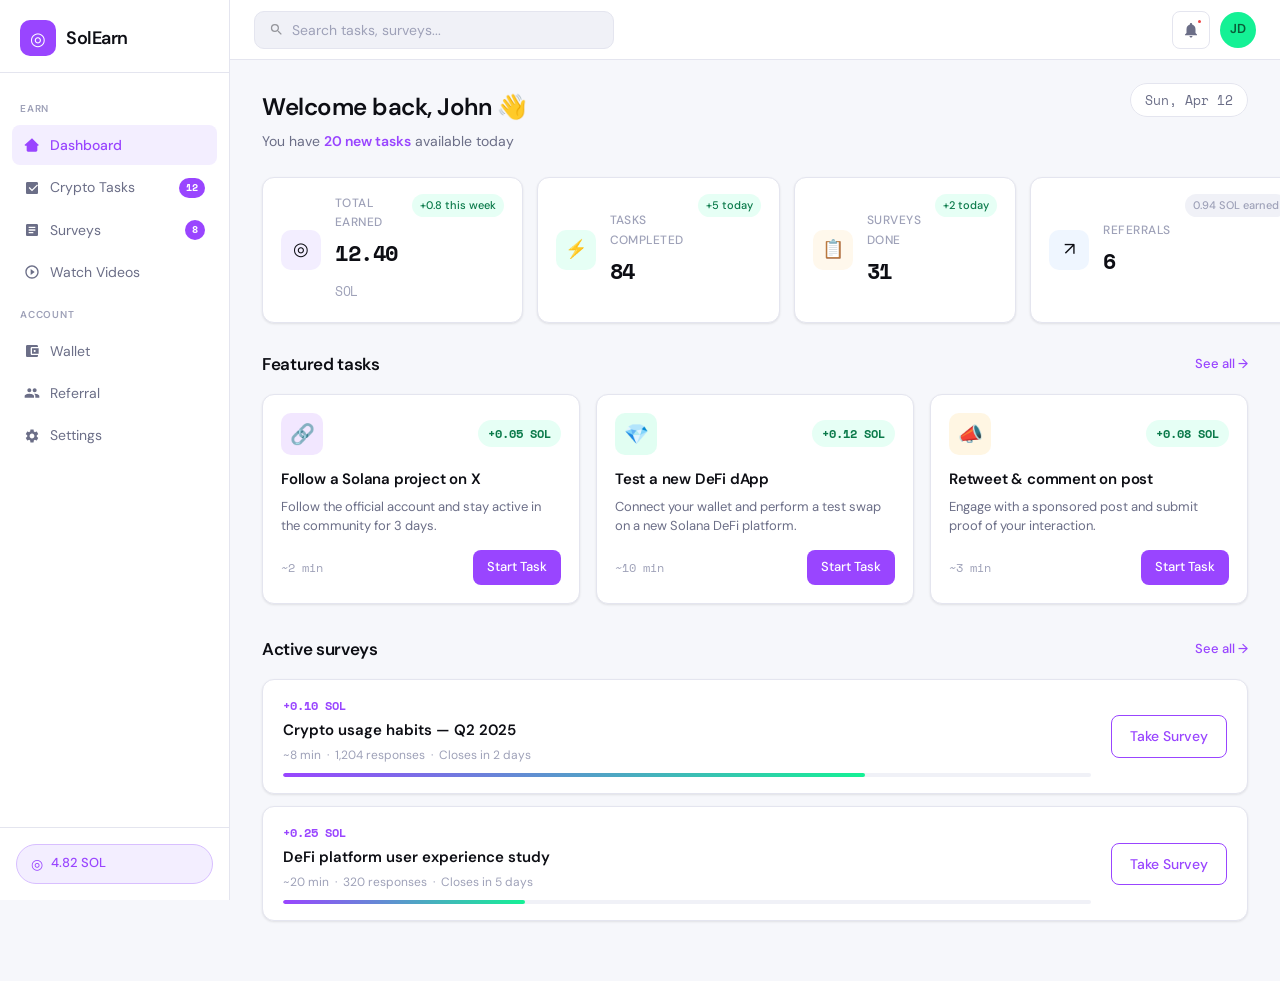
<file: index.html>
<!DOCTYPE html>
<html lang="en">
<head>
  <meta charset="UTF-8" />
  <meta name="viewport" content="width=device-width, initial-scale=1.0"/>
  <title>SolEarn — Earn SOL for Crypto Tasks</title>
  <link rel="preconnect" href="https://fonts.googleapis.com">
  <link href="https://fonts.googleapis.com/css2?family=DM+Sans:wght@300;400;500;600&family=Space+Mono:wght@400;700&display=swap" rel="stylesheet">
  <link rel="stylesheet" href="css/style.css"/>
</head>
<body>

  <!-- SIDEBAR -->
  <aside class="sidebar" id="sidebar">
    <div class="sidebar-logo">
      <div class="logo-mark">◎</div>
      <span class="logo-text">SolEarn</span>
    </div>
    <nav class="sidebar-nav">
      <div class="nav-group-label">Earn</div>
      <a href="index.html" class="nav-item active">
        <svg width="16" height="16" viewBox="0 0 24 24" fill="currentColor"><path d="M3 13h1v7c0 1.1.9 2 2 2h12c1.1 0 2-.9 2-2v-7h1c.55 0 .99-.45.99-1s-.44-1-.99-1L12 2 2 11c-.55 0-1 .45-1 1s.45 1 1 1z"/></svg>
        Dashboard
      </a>
      <a href="tasks.html" class="nav-item">
        <svg width="16" height="16" viewBox="0 0 24 24" fill="currentColor"><path d="M19 3H5c-1.1 0-2 .9-2 2v14c0 1.1.9 2 2 2h14c1.1 0 2-.9 2-2V5c0-1.1-.9-2-2-2zm-7 14l-5-5 1.41-1.41L12 14.17l7.59-7.59L21 8l-9 9z"/></svg>
        Crypto Tasks
        <span class="nav-badge">12</span>
      </a>
      <a href="surveys.html" class="nav-item">
        <svg width="16" height="16" viewBox="0 0 24 24" fill="currentColor"><path d="M19 3H5c-1.1 0-2 .9-2 2v14c0 1.1.9 2 2 2h14c1.1 0 2-.9 2-2V5c0-1.1-.9-2-2-2zm-5 14H7v-2h7v2zm3-4H7v-2h10v2zm0-4H7V7h10v2z"/></svg>
        Surveys
        <span class="nav-badge">8</span>
      </a>
      <a href="videos.html" class="nav-item">
        <svg width="16" height="16" viewBox="0 0 24 24" fill="currentColor"><path d="M10 16.5l6-4.5-6-4.5v9zM12 2C6.48 2 2 6.48 2 12s4.48 10 10 10 10-4.48 10-10S17.52 2 12 2zm0 18c-4.41 0-8-3.59-8-8s3.59-8 8-8 8 3.59 8 8-3.59 8-8 8z"/></svg>
        Watch Videos
      </a>
      <div class="nav-group-label">Account</div>
      <a href="wallet.html" class="nav-item">
        <svg width="16" height="16" viewBox="0 0 24 24" fill="currentColor"><path d="M21 18v1c0 1.1-.9 2-2 2H5c-1.11 0-2-.9-2-2V5c0-1.1.89-2 2-2h14c1.1 0 2 .9 2 2v1h-9c-1.11 0-2 .9-2 2v8c0 1.1.89 2 2 2h9zm-9-2h10V8H12v8zm4-2.5c-.83 0-1.5-.67-1.5-1.5s.67-1.5 1.5-1.5 1.5.67 1.5 1.5-.67 1.5-1.5 1.5z"/></svg>
        Wallet
      </a>
      <a href="referral.html" class="nav-item">
        <svg width="16" height="16" viewBox="0 0 24 24" fill="currentColor"><path d="M16 11c1.66 0 2.99-1.34 2.99-3S17.66 5 16 5c-1.66 0-3 1.34-3 3s1.34 3 3 3zm-8 0c1.66 0 2.99-1.34 2.99-3S9.66 5 8 5C6.34 5 5 6.34 5 8s1.34 3 3 3zm0 2c-2.33 0-7 1.17-7 3.5V19h14v-2.5c0-2.33-4.67-3.5-7-3.5zm8 0c-.29 0-.62.02-.97.05 1.16.84 1.97 1.97 1.97 3.45V19h6v-2.5c0-2.33-4.67-3.5-7-3.5z"/></svg>
        Referral
      </a>
      <a href="#" class="nav-item">
        <svg width="16" height="16" viewBox="0 0 24 24" fill="currentColor"><path d="M19.14 12.94c.04-.3.06-.61.06-.94 0-.32-.02-.64-.07-.94l2.03-1.58c.18-.14.23-.41.12-.61l-1.92-3.32c-.12-.22-.37-.29-.59-.22l-2.39.96c-.5-.38-1.03-.7-1.62-.94l-.36-2.54c-.04-.24-.24-.41-.48-.41h-3.84c-.24 0-.43.17-.47.41l-.36 2.54c-.59.24-1.13.57-1.62.94l-2.39-.96c-.22-.08-.47 0-.59.22L2.74 8.87c-.12.21-.08.47.12.61l2.03 1.58c-.05.3-.09.63-.09.94s.02.64.07.94l-2.03 1.58c-.18.14-.23.41-.12.61l1.92 3.32c.12.22.37.29.59.22l2.39-.96c.5.38 1.03.7 1.62.94l.36 2.54c.05.24.24.41.48.41h3.84c.24 0 .44-.17.47-.41l.36-2.54c.59-.24 1.13-.56 1.62-.94l2.39.96c.22.08.47 0 .59-.22l1.92-3.32c.12-.22.07-.47-.12-.61l-2.01-1.58zM12 15.6c-1.98 0-3.6-1.62-3.6-3.6s1.62-3.6 3.6-3.6 3.6 1.62 3.6 3.6-1.62 3.6-3.6 3.6z"/></svg>
        Settings
      </a>
    </nav>
    <div class="sidebar-bottom">
      <div class="sol-balance-pill">
        <span class="sol-icon">◎</span>
        <span class="sol-amount">4.82 SOL</span>
      </div>
    </div>
  </aside>

  <!-- TOPBAR -->
  <header class="topbar">
    <button class="menu-toggle" onclick="document.getElementById('sidebar').classList.toggle('open')">
      <svg width="20" height="20" viewBox="0 0 24 24" fill="currentColor"><path d="M3 18h18v-2H3v2zm0-5h18v-2H3v2zm0-7v2h18V6H3z"/></svg>
    </button>
    <div class="topbar-search">
      <svg width="15" height="15" viewBox="0 0 24 24" fill="currentColor" style="opacity:0.4"><path d="M15.5 14h-.79l-.28-.27A6.471 6.471 0 0 0 16 9.5 6.5 6.5 0 1 0 9.5 16c1.61 0 3.09-.59 4.23-1.57l.27.28v.79l5 4.99L20.49 19l-4.99-5zm-6 0C7.01 14 5 11.99 5 9.5S7.01 5 9.5 5 14 7.01 14 9.5 11.99 14 9.5 14z"/></svg>
      <input type="text" placeholder="Search tasks, surveys..."/>
    </div>
    <div class="topbar-right">
      <button class="notif-btn">
        <svg width="18" height="18" viewBox="0 0 24 24" fill="currentColor"><path d="M12 22c1.1 0 2-.9 2-2h-4c0 1.1.9 2 2 2zm6-6v-5c0-3.07-1.64-5.64-4.5-6.32V4c0-.83-.67-1.5-1.5-1.5s-1.5.67-1.5 1.5v.68C7.63 5.36 6 7.92 6 11v5l-2 2v1h16v-1l-2-2z"/></svg>
        <span class="notif-dot"></span>
      </button>
      <div class="user-avatar" onclick="window.location='settings.html'">JD</div>
    </div>
  </header>

  <!-- MAIN CONTENT -->
  <main class="main-content">

    <div class="page-header">
      <div>
        <h1 class="page-title">Welcome back, John 👋</h1>
        <p class="page-subtitle">You have <strong>20 new tasks</strong> available today</p>
      </div>
      <div class="header-actions">
        <span class="date-chip">Sun, Apr 12</span>
      </div>
    </div>

    <!-- STATS -->
    <div class="stats-grid">
      <div class="stat-card">
        <div class="stat-icon purple">◎</div>
        <div class="stat-body">
          <div class="stat-label">Total Earned</div>
          <div class="stat-value">12.40 <span class="stat-unit">SOL</span></div>
        </div>
        <div class="stat-trend up">+0.8 this week</div>
      </div>
      <div class="stat-card">
        <div class="stat-icon green">⚡</div>
        <div class="stat-body">
          <div class="stat-label">Tasks Completed</div>
          <div class="stat-value">84</div>
        </div>
        <div class="stat-trend up">+5 today</div>
      </div>
      <div class="stat-card">
        <div class="stat-icon amber">📋</div>
        <div class="stat-body">
          <div class="stat-label">Surveys Done</div>
          <div class="stat-value">31</div>
        </div>
        <div class="stat-trend up">+2 today</div>
      </div>
      <div class="stat-card">
        <div class="stat-icon blue">↗</div>
        <div class="stat-body">
          <div class="stat-label">Referrals</div>
          <div class="stat-value">6</div>
        </div>
        <div class="stat-trend neutral">0.94 SOL earned</div>
      </div>
    </div>

    <!-- FEATURED TASKS -->
    <section class="section">
      <div class="section-header">
        <h2 class="section-title">Featured tasks</h2>
        <a href="tasks.html" class="see-all">See all →</a>
      </div>
      <div class="cards-grid">
        <div class="task-card">
          <div class="task-card-top">
            <div class="task-ico" style="background:#9945FF20">🔗</div>
            <span class="reward-pill green">+0.05 SOL</span>
          </div>
          <h3 class="task-name">Follow a Solana project on X</h3>
          <p class="task-desc">Follow the official account and stay active in the community for 3 days.</p>
          <div class="task-footer">
            <span class="task-meta">~2 min</span>
            <a href="tasks.html" class="btn-primary btn-sm">Start Task</a>
          </div>
        </div>
        <div class="task-card">
          <div class="task-card-top">
            <div class="task-ico" style="background:#14F19520">💎</div>
            <span class="reward-pill green">+0.12 SOL</span>
          </div>
          <h3 class="task-name">Test a new DeFi dApp</h3>
          <p class="task-desc">Connect your wallet and perform a test swap on a new Solana DeFi platform.</p>
          <div class="task-footer">
            <span class="task-meta">~10 min</span>
            <a href="tasks.html" class="btn-primary btn-sm">Start Task</a>
          </div>
        </div>
        <div class="task-card">
          <div class="task-card-top">
            <div class="task-ico" style="background:#FFB52220">📣</div>
            <span class="reward-pill green">+0.08 SOL</span>
          </div>
          <h3 class="task-name">Retweet & comment on post</h3>
          <p class="task-desc">Engage with a sponsored post and submit proof of your interaction.</p>
          <div class="task-footer">
            <span class="task-meta">~3 min</span>
            <a href="tasks.html" class="btn-primary btn-sm">Start Task</a>
          </div>
        </div>
      </div>
    </section>

    <!-- ACTIVE SURVEYS -->
    <section class="section">
      <div class="section-header">
        <h2 class="section-title">Active surveys</h2>
        <a href="surveys.html" class="see-all">See all →</a>
      </div>
      <div class="survey-list">
        <div class="survey-row">
          <div class="survey-info">
            <div class="survey-reward">+0.10 SOL</div>
            <div class="survey-title">Crypto usage habits — Q2 2025</div>
            <div class="survey-meta">~8 min &nbsp;·&nbsp; 1,204 responses &nbsp;·&nbsp; Closes in 2 days</div>
            <div class="progress-wrap"><div class="progress-fill" style="width:72%"></div></div>
          </div>
          <a href="surveys.html" class="btn-outline">Take Survey</a>
        </div>
        <div class="survey-row">
          <div class="survey-info">
            <div class="survey-reward">+0.25 SOL</div>
            <div class="survey-title">DeFi platform user experience study</div>
            <div class="survey-meta">~20 min &nbsp;·&nbsp; 320 responses &nbsp;·&nbsp; Closes in 5 days</div>
            <div class="progress-wrap"><div class="progress-fill" style="width:30%"></div></div>
          </div>
          <a href="surveys.html" class="btn-outline">Take Survey</a>
        </div>
      </div>
    </section>

  </main>

  <script src="js/app.js"></script>
</body>
</html>
</file>
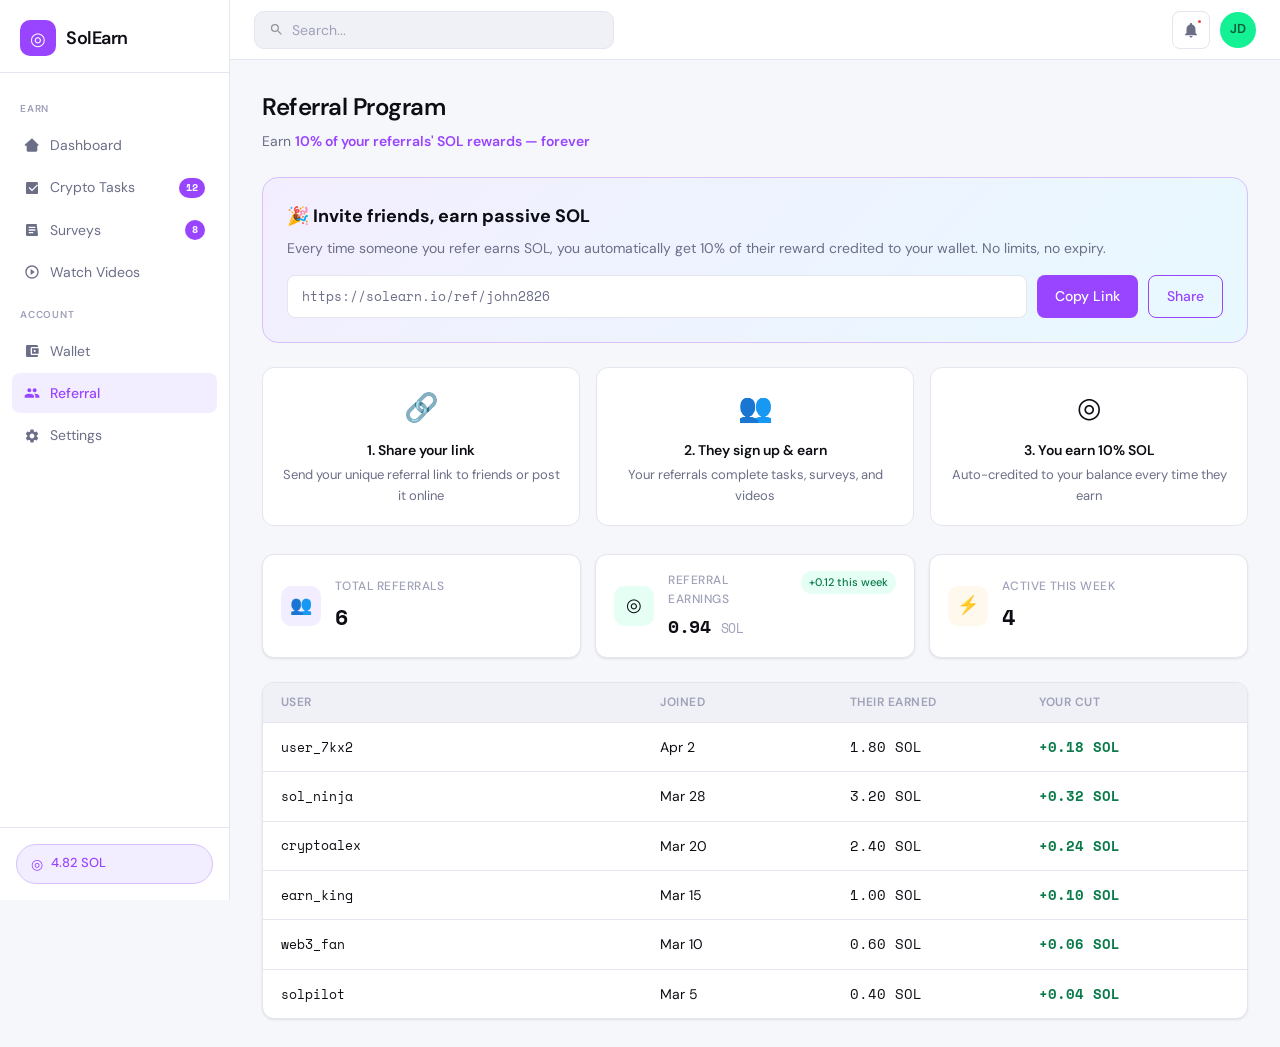
<file: referral.html>
<!DOCTYPE html>
<html lang="en">
<head>
  <meta charset="UTF-8"/>
  <meta name="viewport" content="width=device-width, initial-scale=1.0"/>
  <title>Referral — SolEarn</title>
  <link rel="preconnect" href="https://fonts.googleapis.com">
  <link href="https://fonts.googleapis.com/css2?family=DM+Sans:wght@300;400;500;600&family=Space+Mono:wght@400;700&display=swap" rel="stylesheet">
  <link rel="stylesheet" href="css/style.css"/>
</head>
<body>
  <aside class="sidebar" id="sidebar">
    <div class="sidebar-logo"><div class="logo-mark">◎</div><span class="logo-text">SolEarn</span></div>
    <nav class="sidebar-nav">
      <div class="nav-group-label">Earn</div>
      <a href="index.html" class="nav-item"><svg width="16" height="16" viewBox="0 0 24 24" fill="currentColor"><path d="M3 13h1v7c0 1.1.9 2 2 2h12c1.1 0 2-.9 2-2v-7h1c.55 0 .99-.45.99-1s-.44-1-.99-1L12 2 2 11c-.55 0-1 .45-1 1s.45 1 1 1z"/></svg>Dashboard</a>
      <a href="tasks.html" class="nav-item"><svg width="16" height="16" viewBox="0 0 24 24" fill="currentColor"><path d="M19 3H5c-1.1 0-2 .9-2 2v14c0 1.1.9 2 2 2h14c1.1 0 2-.9 2-2V5c0-1.1-.9-2-2-2zm-7 14l-5-5 1.41-1.41L12 14.17l7.59-7.59L21 8l-9 9z"/></svg>Crypto Tasks<span class="nav-badge">12</span></a>
      <a href="surveys.html" class="nav-item"><svg width="16" height="16" viewBox="0 0 24 24" fill="currentColor"><path d="M19 3H5c-1.1 0-2 .9-2 2v14c0 1.1.9 2 2 2h14c1.1 0 2-.9 2-2zm-5 14H7v-2h7v2zm3-4H7v-2h10v2zm0-4H7V7h10v2z"/></svg>Surveys<span class="nav-badge">8</span></a>
      <a href="videos.html" class="nav-item"><svg width="16" height="16" viewBox="0 0 24 24" fill="currentColor"><path d="M10 16.5l6-4.5-6-4.5v9zM12 2C6.48 2 2 6.48 2 12s4.48 10 10 10 10-4.48 10-10S17.52 2 12 2zm0 18c-4.41 0-8-3.59-8-8s3.59-8 8-8 8 3.59 8 8-3.59 8-8 8z"/></svg>Watch Videos</a>
      <div class="nav-group-label">Account</div>
      <a href="wallet.html" class="nav-item"><svg width="16" height="16" viewBox="0 0 24 24" fill="currentColor"><path d="M21 18v1c0 1.1-.9 2-2 2H5c-1.11 0-2-.9-2-2V5c0-1.1.89-2 2-2h14c1.1 0 2 .9 2 2v1h-9c-1.11 0-2 .9-2 2v8c0 1.1.89 2 2 2h9zm-9-2h10V8H12v8zm4-2.5c-.83 0-1.5-.67-1.5-1.5s.67-1.5 1.5-1.5 1.5.67 1.5 1.5-.67 1.5-1.5 1.5z"/></svg>Wallet</a>
      <a href="referral.html" class="nav-item active"><svg width="16" height="16" viewBox="0 0 24 24" fill="currentColor"><path d="M16 11c1.66 0 2.99-1.34 2.99-3S17.66 5 16 5c-1.66 0-3 1.34-3 3s1.34 3 3 3zm-8 0c1.66 0 2.99-1.34 2.99-3S9.66 5 8 5C6.34 5 5 6.34 5 8s1.34 3 3 3zm0 2c-2.33 0-7 1.17-7 3.5V19h14v-2.5c0-2.33-4.67-3.5-7-3.5zm8 0c-.29 0-.62.02-.97.05 1.16.84 1.97 1.97 1.97 3.45V19h6v-2.5c0-2.33-4.67-3.5-7-3.5z"/></svg>Referral</a>
      <a href="#" class="nav-item"><svg width="16" height="16" viewBox="0 0 24 24" fill="currentColor"><path d="M19.14 12.94c.04-.3.06-.61.06-.94 0-.32-.02-.64-.07-.94l2.03-1.58c.18-.14.23-.41.12-.61l-1.92-3.32c-.12-.22-.37-.29-.59-.22l-2.39.96c-.5-.38-1.03-.7-1.62-.94l-.36-2.54c-.04-.24-.24-.41-.48-.41h-3.84c-.24 0-.43.17-.47.41l-.36 2.54c-.59.24-1.13.57-1.62.94l-2.39-.96c-.22-.08-.47 0-.59.22L2.74 8.87c-.12.21-.08.47.12.61l2.03 1.58c-.05.3-.09.63-.09.94s.02.64.07.94l-2.03 1.58c-.18.14-.23.41-.12.61l1.92 3.32c.12.22.37.29.59.22l2.39-.96c.5.38 1.03.7 1.62.94l.36 2.54c.05.24.24.41.48.41h3.84c.24 0 .44-.17.47-.41l.36-2.54c.59-.24 1.13-.56 1.62-.94l2.39.96c.22.08.47 0 .59-.22l1.92-3.32c.12-.22.07-.47-.12-.61l-2.01-1.58zM12 15.6c-1.98 0-3.6-1.62-3.6-3.6s1.62-3.6 3.6-3.6 3.6 1.62 3.6 3.6-1.62 3.6-3.6 3.6z"/></svg>Settings</a>
    </nav>
    <div class="sidebar-bottom"><div class="sol-balance-pill"><span class="sol-icon">◎</span><span class="sol-amount">4.82 SOL</span></div></div>
  </aside>

  <header class="topbar">
    <button class="menu-toggle" onclick="document.getElementById('sidebar').classList.toggle('open')"><svg width="20" height="20" viewBox="0 0 24 24" fill="currentColor"><path d="M3 18h18v-2H3v2zm0-5h18v-2H3v2zm0-7v2h18V6H3z"/></svg></button>
    <div class="topbar-search"><svg width="15" height="15" viewBox="0 0 24 24" fill="currentColor" style="opacity:0.4"><path d="M15.5 14h-.79l-.28-.27A6.471 6.471 0 0 0 16 9.5 6.5 6.5 0 1 0 9.5 16c1.61 0 3.09-.59 4.23-1.57l.27.28v.79l5 4.99L20.49 19l-4.99-5zm-6 0C7.01 14 5 11.99 5 9.5S7.01 5 9.5 5 14 7.01 14 9.5 11.99 14 9.5 14z"/></svg><input type="text" placeholder="Search..."/></div>
    <div class="topbar-right"><button class="notif-btn"><svg width="18" height="18" viewBox="0 0 24 24" fill="currentColor"><path d="M12 22c1.1 0 2-.9 2-2h-4c0 1.1.9 2 2 2zm6-6v-5c0-3.07-1.64-5.64-4.5-6.32V4c0-.83-.67-1.5-1.5-1.5s-1.5.67-1.5 1.5v.68C7.63 5.36 6 7.92 6 11v5l-2 2v1h16v-1l-2-2z"/></svg><span class="notif-dot"></span></button><div class="user-avatar">JD</div></div>
  </header>

  <main class="main-content">
    <div class="page-header">
      <div><h1 class="page-title">Referral Program</h1><p class="page-subtitle">Earn <strong>10% of your referrals' SOL rewards — forever</strong></p></div>
    </div>

    <!-- Hero -->
    <div class="ref-hero">
      <div class="ref-hero-title">🎉 Invite friends, earn passive SOL</div>
      <div class="ref-hero-sub">Every time someone you refer earns SOL, you automatically get 10% of their reward credited to your wallet. No limits, no expiry.</div>
      <div class="ref-link-row">
        <div class="ref-link-box" id="ref-link">https://solearn.io/ref/john2826</div>
        <button class="btn-primary" onclick="copyRef()">Copy Link</button>
        <button class="btn-outline" onclick="shareRef()">Share</button>
      </div>
    </div>

    <!-- How it works -->
    <div style="display:grid;grid-template-columns:repeat(3,1fr);gap:16px;margin-bottom:28px">
      <div style="background:var(--surface);border:1px solid var(--border);border-radius:var(--radius);padding:18px;text-align:center">
        <div style="font-size:28px;margin-bottom:8px">🔗</div>
        <div style="font-size:14px;font-weight:600;margin-bottom:4px">1. Share your link</div>
        <div style="font-size:13px;color:var(--text2)">Send your unique referral link to friends or post it online</div>
      </div>
      <div style="background:var(--surface);border:1px solid var(--border);border-radius:var(--radius);padding:18px;text-align:center">
        <div style="font-size:28px;margin-bottom:8px">👥</div>
        <div style="font-size:14px;font-weight:600;margin-bottom:4px">2. They sign up & earn</div>
        <div style="font-size:13px;color:var(--text2)">Your referrals complete tasks, surveys, and videos</div>
      </div>
      <div style="background:var(--surface);border:1px solid var(--border);border-radius:var(--radius);padding:18px;text-align:center">
        <div style="font-size:28px;margin-bottom:8px">◎</div>
        <div style="font-size:14px;font-weight:600;margin-bottom:4px">3. You earn 10% SOL</div>
        <div style="font-size:13px;color:var(--text2)">Auto-credited to your balance every time they earn</div>
      </div>
    </div>

    <!-- Stats -->
    <div class="ref-stats">
      <div class="stat-card">
        <div class="stat-icon purple">👥</div>
        <div class="stat-body"><div class="stat-label">Total Referrals</div><div class="stat-value">6</div></div>
      </div>
      <div class="stat-card">
        <div class="stat-icon green">◎</div>
        <div class="stat-body"><div class="stat-label">Referral Earnings</div><div class="stat-value" style="font-size:18px">0.94 <span class="stat-unit">SOL</span></div></div>
        <div class="stat-trend up">+0.12 this week</div>
      </div>
      <div class="stat-card">
        <div class="stat-icon amber">⚡</div>
        <div class="stat-body"><div class="stat-label">Active This Week</div><div class="stat-value">4</div></div>
      </div>
    </div>

    <!-- Table -->
    <div class="ref-table">
      <div class="ref-table-head">
        <div>User</div>
        <div>Joined</div>
        <div>Their Earned</div>
        <div>Your Cut</div>
      </div>
      <div class="ref-table-row"><div style="font-family:var(--font-mono);font-size:13px">user_7kx2</div><div>Apr 2</div><div style="font-family:var(--font-mono)">1.80 SOL</div><div style="color:#0a7a4a;font-weight:600;font-family:var(--font-mono)">+0.18 SOL</div></div>
      <div class="ref-table-row"><div style="font-family:var(--font-mono);font-size:13px">sol_ninja</div><div>Mar 28</div><div style="font-family:var(--font-mono)">3.20 SOL</div><div style="color:#0a7a4a;font-weight:600;font-family:var(--font-mono)">+0.32 SOL</div></div>
      <div class="ref-table-row"><div style="font-family:var(--font-mono);font-size:13px">cryptoalex</div><div>Mar 20</div><div style="font-family:var(--font-mono)">2.40 SOL</div><div style="color:#0a7a4a;font-weight:600;font-family:var(--font-mono)">+0.24 SOL</div></div>
      <div class="ref-table-row"><div style="font-family:var(--font-mono);font-size:13px">earn_king</div><div>Mar 15</div><div style="font-family:var(--font-mono)">1.00 SOL</div><div style="color:#0a7a4a;font-weight:600;font-family:var(--font-mono)">+0.10 SOL</div></div>
      <div class="ref-table-row"><div style="font-family:var(--font-mono);font-size:13px">web3_fan</div><div>Mar 10</div><div style="font-family:var(--font-mono)">0.60 SOL</div><div style="color:#0a7a4a;font-weight:600;font-family:var(--font-mono)">+0.06 SOL</div></div>
      <div class="ref-table-row"><div style="font-family:var(--font-mono);font-size:13px">solpilot</div><div>Mar 5</div><div style="font-family:var(--font-mono)">0.40 SOL</div><div style="color:#0a7a4a;font-weight:600;font-family:var(--font-mono)">+0.04 SOL</div></div>
    </div>
  </main>

  <div class="toast" id="toast"></div>
  <script src="js/app.js"></script>
  <script>
    function copyRef() { navigator.clipboard.writeText(document.getElementById('ref-link').textContent).catch(()=>{}); showToast('📋 Referral link copied!'); }
    function shareRef() { if (navigator.share) { navigator.share({title:'Join SolEarn',text:'Earn SOL by completing crypto tasks!',url:'https://solearn.io/ref/john2826'}); } else { copyRef(); } }
  </script>
</body>
</html>
</file>
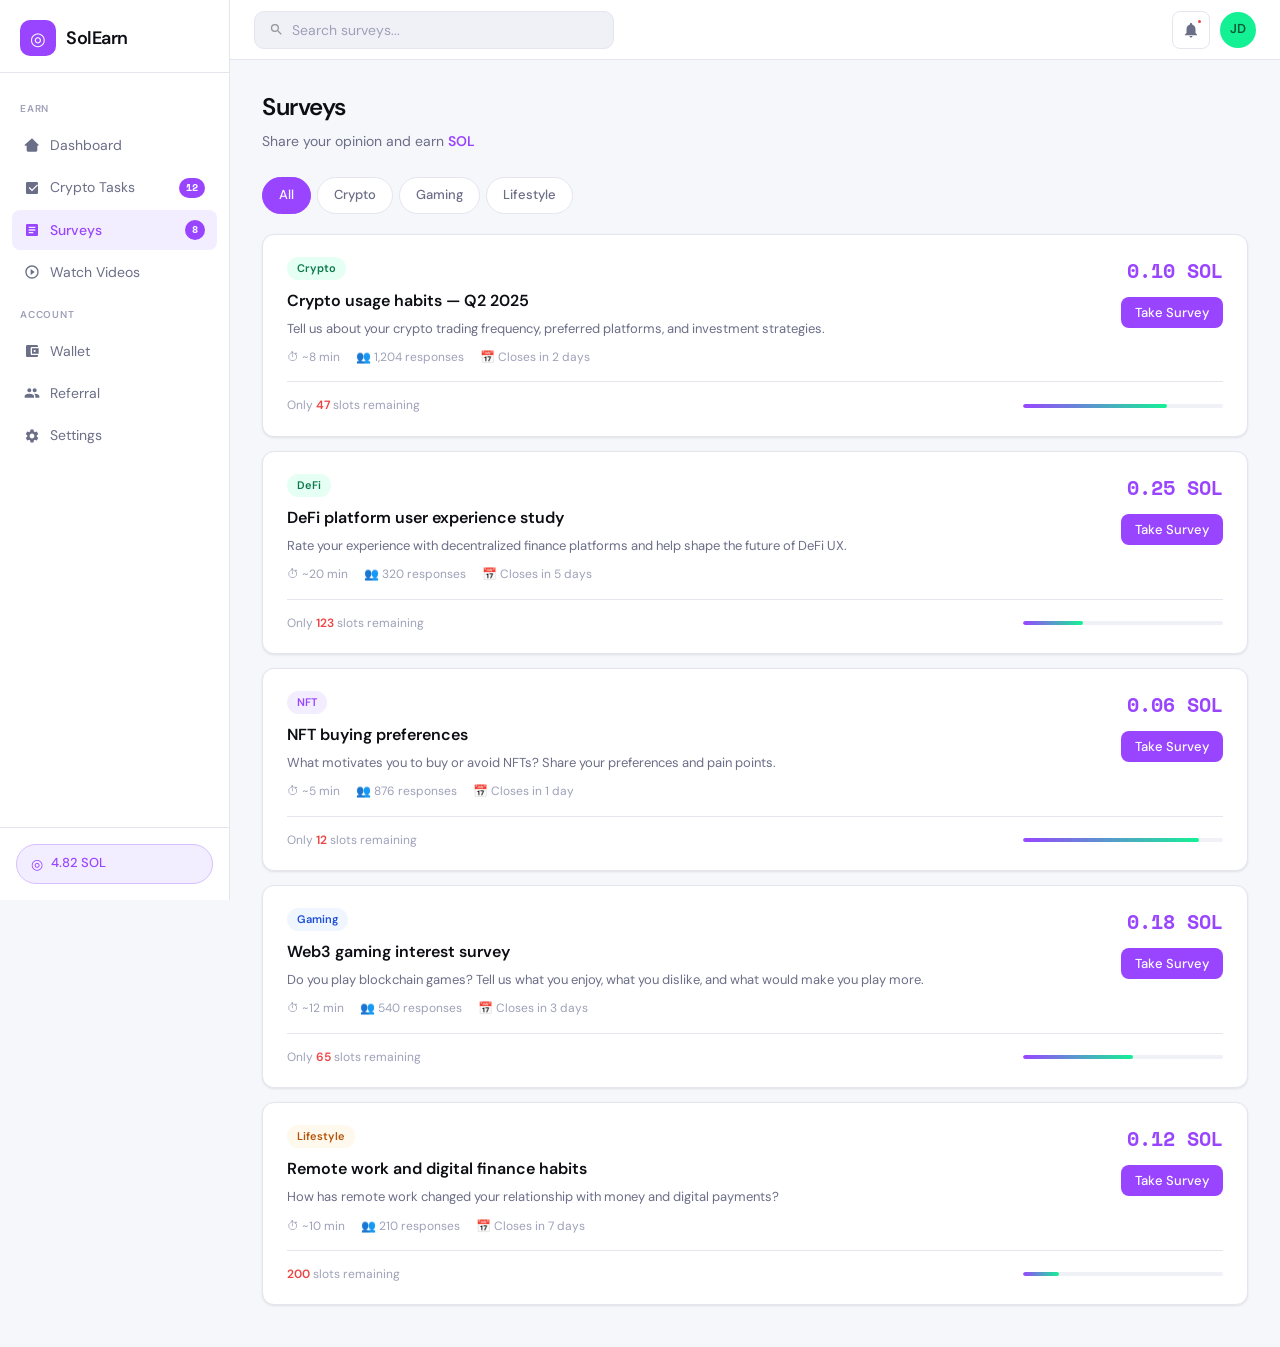
<file: surveys.html>
<!DOCTYPE html>
<html lang="en">
<head>
  <meta charset="UTF-8" />
  <meta name="viewport" content="width=device-width, initial-scale=1.0"/>
  <title>Surveys — SolEarn</title>
  <link rel="preconnect" href="https://fonts.googleapis.com">
  <link href="https://fonts.googleapis.com/css2?family=DM+Sans:wght@300;400;500;600&family=Space+Mono:wght@400;700&display=swap" rel="stylesheet">
  <link rel="stylesheet" href="css/style.css"/>
  <style>
    .survey-card-full {
      background: var(--surface);
      border: 1px solid var(--border);
      border-radius: var(--radius);
      padding: 20px 24px;
      box-shadow: var(--shadow);
      margin-bottom: 14px;
      transition: all 0.2s;
    }
    .survey-card-full:hover { box-shadow: var(--shadow-md); border-color: #C4A0FF; }
    .survey-top { display: flex; align-items: flex-start; justify-content: space-between; gap: 16px; margin-bottom: 12px; }
    .survey-main { flex: 1; }
    .survey-tag { display: inline-block; background: var(--purple-light); color: var(--sol-purple); font-size: 11px; font-weight: 600; padding: 3px 10px; border-radius: 20px; margin-bottom: 8px; }
    .survey-tag.crypto { background: #E6FFF5; color: #0a7a4a; }
    .survey-tag.gaming { background: #EFF6FF; color: #1d4ed8; }
    .survey-tag.lifestyle { background: var(--amber-light); color: #b45309; }
    .s-title { font-size: 16px; font-weight: 600; margin-bottom: 5px; }
    .s-desc { font-size: 13px; color: var(--text2); line-height: 1.5; margin-bottom: 10px; }
    .s-meta-row { display: flex; gap: 16px; align-items: center; flex-wrap: wrap; }
    .s-meta-item { font-size: 12px; color: var(--text3); display: flex; align-items: center; gap: 4px; }
    .s-right { display: flex; flex-direction: column; align-items: flex-end; gap: 10px; text-align: right; flex-shrink: 0; }
    .s-reward-big { font-size: 20px; font-weight: 700; color: var(--sol-purple); font-family: var(--font-mono); }
    .survey-bottom { margin-top: 14px; padding-top: 14px; border-top: 1px solid var(--border); display: flex; align-items: center; justify-content: space-between; }
    .slots-left { font-size: 12px; color: var(--text3); }
    .slots-left span { color: var(--red); font-weight: 600; }
    /* Modal */
    .modal-overlay { display: none; position: fixed; inset: 0; background: rgba(0,0,0,0.45); z-index: 200; align-items: center; justify-content: center; }
    .modal-overlay.open { display: flex; }
    .modal { background: var(--surface); border-radius: var(--radius-lg); padding: 28px; max-width: 520px; width: 90%; max-height: 80vh; overflow-y: auto; box-shadow: 0 20px 60px rgba(0,0,0,0.2); }
    .modal-title { font-size: 18px; font-weight: 700; margin-bottom: 6px; }
    .modal-sub { font-size: 13px; color: var(--text2); margin-bottom: 20px; }
    .q-block { margin-bottom: 20px; }
    .q-label { font-size: 14px; font-weight: 600; margin-bottom: 10px; }
    .q-options { display: flex; flex-direction: column; gap: 8px; }
    .q-option { display: flex; align-items: center; gap: 10px; padding: 10px 14px; border: 1px solid var(--border); border-radius: var(--radius-sm); cursor: pointer; transition: all 0.15s; font-size: 14px; }
    .q-option:hover { border-color: var(--sol-purple); background: var(--purple-light); }
    .q-option input { accent-color: var(--sol-purple); }
    .modal-footer { display: flex; gap: 10px; justify-content: flex-end; margin-top: 20px; padding-top: 16px; border-top: 1px solid var(--border); }
  </style>
</head>
<body>
  <aside class="sidebar" id="sidebar">
    <div class="sidebar-logo"><div class="logo-mark">◎</div><span class="logo-text">SolEarn</span></div>
    <nav class="sidebar-nav">
      <div class="nav-group-label">Earn</div>
      <a href="index.html" class="nav-item"><svg width="16" height="16" viewBox="0 0 24 24" fill="currentColor"><path d="M3 13h1v7c0 1.1.9 2 2 2h12c1.1 0 2-.9 2-2v-7h1c.55 0 .99-.45.99-1s-.44-1-.99-1L12 2 2 11c-.55 0-1 .45-1 1s.45 1 1 1z"/></svg>Dashboard</a>
      <a href="tasks.html" class="nav-item"><svg width="16" height="16" viewBox="0 0 24 24" fill="currentColor"><path d="M19 3H5c-1.1 0-2 .9-2 2v14c0 1.1.9 2 2 2h14c1.1 0 2-.9 2-2V5c0-1.1-.9-2-2-2zm-7 14l-5-5 1.41-1.41L12 14.17l7.59-7.59L21 8l-9 9z"/></svg>Crypto Tasks<span class="nav-badge">12</span></a>
      <a href="surveys.html" class="nav-item active"><svg width="16" height="16" viewBox="0 0 24 24" fill="currentColor"><path d="M19 3H5c-1.1 0-2 .9-2 2v14c0 1.1.9 2 2 2h14c1.1 0 2-.9 2-2V5c0-1.1-.9-2-2-2zm-5 14H7v-2h7v2zm3-4H7v-2h10v2zm0-4H7V7h10v2z"/></svg>Surveys<span class="nav-badge">8</span></a>
      <a href="videos.html" class="nav-item"><svg width="16" height="16" viewBox="0 0 24 24" fill="currentColor"><path d="M10 16.5l6-4.5-6-4.5v9zM12 2C6.48 2 2 6.48 2 12s4.48 10 10 10 10-4.48 10-10S17.52 2 12 2zm0 18c-4.41 0-8-3.59-8-8s3.59-8 8-8 8 3.59 8 8-3.59 8-8 8z"/></svg>Watch Videos</a>
      <div class="nav-group-label">Account</div>
      <a href="wallet.html" class="nav-item"><svg width="16" height="16" viewBox="0 0 24 24" fill="currentColor"><path d="M21 18v1c0 1.1-.9 2-2 2H5c-1.11 0-2-.9-2-2V5c0-1.1.89-2 2-2h14c1.1 0 2 .9 2 2v1h-9c-1.11 0-2 .9-2 2v8c0 1.1.89 2 2 2h9zm-9-2h10V8H12v8zm4-2.5c-.83 0-1.5-.67-1.5-1.5s.67-1.5 1.5-1.5 1.5.67 1.5 1.5-.67 1.5-1.5 1.5z"/></svg>Wallet</a>
      <a href="referral.html" class="nav-item"><svg width="16" height="16" viewBox="0 0 24 24" fill="currentColor"><path d="M16 11c1.66 0 2.99-1.34 2.99-3S17.66 5 16 5c-1.66 0-3 1.34-3 3s1.34 3 3 3zm-8 0c1.66 0 2.99-1.34 2.99-3S9.66 5 8 5C6.34 5 5 6.34 5 8s1.34 3 3 3zm0 2c-2.33 0-7 1.17-7 3.5V19h14v-2.5c0-2.33-4.67-3.5-7-3.5zm8 0c-.29 0-.62.02-.97.05 1.16.84 1.97 1.97 1.97 3.45V19h6v-2.5c0-2.33-4.67-3.5-7-3.5z"/></svg>Referral</a>
      <a href="#" class="nav-item"><svg width="16" height="16" viewBox="0 0 24 24" fill="currentColor"><path d="M19.14 12.94c.04-.3.06-.61.06-.94 0-.32-.02-.64-.07-.94l2.03-1.58c.18-.14.23-.41.12-.61l-1.92-3.32c-.12-.22-.37-.29-.59-.22l-2.39.96c-.5-.38-1.03-.7-1.62-.94l-.36-2.54c-.04-.24-.24-.41-.48-.41h-3.84c-.24 0-.43.17-.47.41l-.36 2.54c-.59.24-1.13.57-1.62.94l-2.39-.96c-.22-.08-.47 0-.59.22L2.74 8.87c-.12.21-.08.47.12.61l2.03 1.58c-.05.3-.09.63-.09.94s.02.64.07.94l-2.03 1.58c-.18.14-.23.41-.12.61l1.92 3.32c.12.22.37.29.59.22l2.39-.96c.5.38 1.03.7 1.62.94l.36 2.54c.05.24.24.41.48.41h3.84c.24 0 .44-.17.47-.41l.36-2.54c.59-.24 1.13-.56 1.62-.94l2.39.96c.22.08.47 0 .59-.22l1.92-3.32c.12-.22.07-.47-.12-.61l-2.01-1.58zM12 15.6c-1.98 0-3.6-1.62-3.6-3.6s1.62-3.6 3.6-3.6 3.6 1.62 3.6 3.6-1.62 3.6-3.6 3.6z"/></svg>Settings</a>
    </nav>
    <div class="sidebar-bottom"><div class="sol-balance-pill"><span class="sol-icon">◎</span><span class="sol-amount">4.82 SOL</span></div></div>
  </aside>

  <header class="topbar">
    <button class="menu-toggle" onclick="document.getElementById('sidebar').classList.toggle('open')"><svg width="20" height="20" viewBox="0 0 24 24" fill="currentColor"><path d="M3 18h18v-2H3v2zm0-5h18v-2H3v2zm0-7v2h18V6H3z"/></svg></button>
    <div class="topbar-search"><svg width="15" height="15" viewBox="0 0 24 24" fill="currentColor" style="opacity:0.4"><path d="M15.5 14h-.79l-.28-.27A6.471 6.471 0 0 0 16 9.5 6.5 6.5 0 1 0 9.5 16c1.61 0 3.09-.59 4.23-1.57l.27.28v.79l5 4.99L20.49 19l-4.99-5zm-6 0C7.01 14 5 11.99 5 9.5S7.01 5 9.5 5 14 7.01 14 9.5 11.99 14 9.5 14z"/></svg><input type="text" placeholder="Search surveys..."/></div>
    <div class="topbar-right"><button class="notif-btn"><svg width="18" height="18" viewBox="0 0 24 24" fill="currentColor"><path d="M12 22c1.1 0 2-.9 2-2h-4c0 1.1.9 2 2 2zm6-6v-5c0-3.07-1.64-5.64-4.5-6.32V4c0-.83-.67-1.5-1.5-1.5s-1.5.67-1.5 1.5v.68C7.63 5.36 6 7.92 6 11v5l-2 2v1h16v-1l-2-2z"/></svg><span class="notif-dot"></span></button><div class="user-avatar">JD</div></div>
  </header>

  <main class="main-content">
    <div class="page-header">
      <div><h1 class="page-title">Surveys</h1><p class="page-subtitle">Share your opinion and earn <strong>SOL</strong></p></div>
    </div>

    <div class="filter-tabs">
      <div class="filter-tab active" onclick="setFilter('all',this)">All</div>
      <div class="filter-tab" onclick="setFilter('crypto',this)">Crypto</div>
      <div class="filter-tab" onclick="setFilter('gaming',this)">Gaming</div>
      <div class="filter-tab" onclick="setFilter('lifestyle',this)">Lifestyle</div>
    </div>

    <div id="surveys-container">
      <div class="survey-card-full" data-cat="crypto">
        <div class="survey-top">
          <div class="survey-main">
            <span class="survey-tag crypto">Crypto</span>
            <div class="s-title">Crypto usage habits — Q2 2025</div>
            <div class="s-desc">Tell us about your crypto trading frequency, preferred platforms, and investment strategies.</div>
            <div class="s-meta-row">
              <div class="s-meta-item">⏱ ~8 min</div>
              <div class="s-meta-item">👥 1,204 responses</div>
              <div class="s-meta-item">📅 Closes in 2 days</div>
            </div>
          </div>
          <div class="s-right">
            <div class="s-reward-big">0.10 SOL</div>
            <button class="btn-primary btn-sm" onclick="openSurvey('crypto-habits','0.10')">Take Survey</button>
          </div>
        </div>
        <div class="survey-bottom">
          <div class="slots-left">Only <span>47</span> slots remaining</div>
          <div class="progress-wrap" style="width:200px"><div class="progress-fill" style="width:72%"></div></div>
        </div>
      </div>

      <div class="survey-card-full" data-cat="crypto">
        <div class="survey-top">
          <div class="survey-main">
            <span class="survey-tag crypto">DeFi</span>
            <div class="s-title">DeFi platform user experience study</div>
            <div class="s-desc">Rate your experience with decentralized finance platforms and help shape the future of DeFi UX.</div>
            <div class="s-meta-row">
              <div class="s-meta-item">⏱ ~20 min</div>
              <div class="s-meta-item">👥 320 responses</div>
              <div class="s-meta-item">📅 Closes in 5 days</div>
            </div>
          </div>
          <div class="s-right">
            <div class="s-reward-big">0.25 SOL</div>
            <button class="btn-primary btn-sm" onclick="openSurvey('defi-ux','0.25')">Take Survey</button>
          </div>
        </div>
        <div class="survey-bottom">
          <div class="slots-left">Only <span>123</span> slots remaining</div>
          <div class="progress-wrap" style="width:200px"><div class="progress-fill" style="width:30%"></div></div>
        </div>
      </div>

      <div class="survey-card-full" data-cat="crypto">
        <div class="survey-top">
          <div class="survey-main">
            <span class="survey-tag">NFT</span>
            <div class="s-title">NFT buying preferences</div>
            <div class="s-desc">What motivates you to buy or avoid NFTs? Share your preferences and pain points.</div>
            <div class="s-meta-row">
              <div class="s-meta-item">⏱ ~5 min</div>
              <div class="s-meta-item">👥 876 responses</div>
              <div class="s-meta-item">📅 Closes in 1 day</div>
            </div>
          </div>
          <div class="s-right">
            <div class="s-reward-big">0.06 SOL</div>
            <button class="btn-primary btn-sm" onclick="openSurvey('nft-prefs','0.06')">Take Survey</button>
          </div>
        </div>
        <div class="survey-bottom">
          <div class="slots-left">Only <span>12</span> slots remaining</div>
          <div class="progress-wrap" style="width:200px"><div class="progress-fill" style="width:88%"></div></div>
        </div>
      </div>

      <div class="survey-card-full" data-cat="gaming">
        <div class="survey-top">
          <div class="survey-main">
            <span class="survey-tag gaming">Gaming</span>
            <div class="s-title">Web3 gaming interest survey</div>
            <div class="s-desc">Do you play blockchain games? Tell us what you enjoy, what you dislike, and what would make you play more.</div>
            <div class="s-meta-row">
              <div class="s-meta-item">⏱ ~12 min</div>
              <div class="s-meta-item">👥 540 responses</div>
              <div class="s-meta-item">📅 Closes in 3 days</div>
            </div>
          </div>
          <div class="s-right">
            <div class="s-reward-big">0.18 SOL</div>
            <button class="btn-primary btn-sm" onclick="openSurvey('web3-gaming','0.18')">Take Survey</button>
          </div>
        </div>
        <div class="survey-bottom">
          <div class="slots-left">Only <span>65</span> slots remaining</div>
          <div class="progress-wrap" style="width:200px"><div class="progress-fill" style="width:55%"></div></div>
        </div>
      </div>

      <div class="survey-card-full" data-cat="lifestyle">
        <div class="survey-top">
          <div class="survey-main">
            <span class="survey-tag lifestyle">Lifestyle</span>
            <div class="s-title">Remote work and digital finance habits</div>
            <div class="s-desc">How has remote work changed your relationship with money and digital payments?</div>
            <div class="s-meta-row">
              <div class="s-meta-item">⏱ ~10 min</div>
              <div class="s-meta-item">👥 210 responses</div>
              <div class="s-meta-item">📅 Closes in 7 days</div>
            </div>
          </div>
          <div class="s-right">
            <div class="s-reward-big">0.12 SOL</div>
            <button class="btn-primary btn-sm" onclick="openSurvey('remote-finance','0.12')">Take Survey</button>
          </div>
        </div>
        <div class="survey-bottom">
          <div class="slots-left"><span>200</span> slots remaining</div>
          <div class="progress-wrap" style="width:200px"><div class="progress-fill" style="width:18%"></div></div>
        </div>
      </div>
    </div>
  </main>

  <!-- SURVEY MODAL -->
  <div class="modal-overlay" id="modal">
    <div class="modal">
      <div class="modal-title" id="modal-title">Survey</div>
      <div class="modal-sub">Answer all questions honestly to receive your SOL reward.</div>
      <div class="q-block">
        <div class="q-label">1. How often do you trade crypto?</div>
        <div class="q-options">
          <label class="q-option"><input type="radio" name="q1" value="daily"> Daily</label>
          <label class="q-option"><input type="radio" name="q1" value="weekly"> Weekly</label>
          <label class="q-option"><input type="radio" name="q1" value="monthly"> Monthly</label>
          <label class="q-option"><input type="radio" name="q1" value="rarely"> Rarely or never</label>
        </div>
      </div>
      <div class="q-block">
        <div class="q-label">2. Which Solana wallet do you use most?</div>
        <div class="q-options">
          <label class="q-option"><input type="radio" name="q2" value="phantom"> Phantom</label>
          <label class="q-option"><input type="radio" name="q2" value="solflare"> Solflare</label>
          <label class="q-option"><input type="radio" name="q2" value="backpack"> Backpack</label>
          <label class="q-option"><input type="radio" name="q2" value="other"> Other</label>
        </div>
      </div>
      <div class="q-block">
        <div class="q-label">3. What is your main reason for using DeFi?</div>
        <div class="q-options">
          <label class="q-option"><input type="radio" name="q3" value="yield"> Yield / staking returns</label>
          <label class="q-option"><input type="radio" name="q3" value="trading"> Trading / swapping</label>
          <label class="q-option"><input type="radio" name="q3" value="access"> Access to financial services</label>
          <label class="q-option"><input type="radio" name="q3" value="explore"> Just exploring</label>
        </div>
      </div>
      <div class="modal-footer">
        <button class="btn-ghost" onclick="closeModal()">Cancel</button>
        <button class="btn-primary" onclick="submitSurvey()">Submit & Earn SOL →</button>
      </div>
    </div>
  </div>

  <div class="toast" id="toast"></div>
  <script src="js/app.js"></script>
  <script>
    let currentReward = '0';
    function openSurvey(id, reward) { currentReward = reward; document.getElementById('modal-title').textContent = 'Quick Survey — ' + reward + ' SOL reward'; document.getElementById('modal').classList.add('open'); }
    function closeModal() { document.getElementById('modal').classList.remove('open'); }
    function submitSurvey() { closeModal(); showToast('✅ Survey submitted! +' + currentReward + ' SOL added to your balance'); }
    function setFilter(cat, el) { document.querySelectorAll('.filter-tab').forEach(t => t.classList.remove('active')); el.classList.add('active'); document.querySelectorAll('.survey-card-full').forEach(c => { c.style.display = (cat === 'all' || c.dataset.cat === cat) ? '' : 'none'; }); }
  </script>
</body>
</html>
</file>
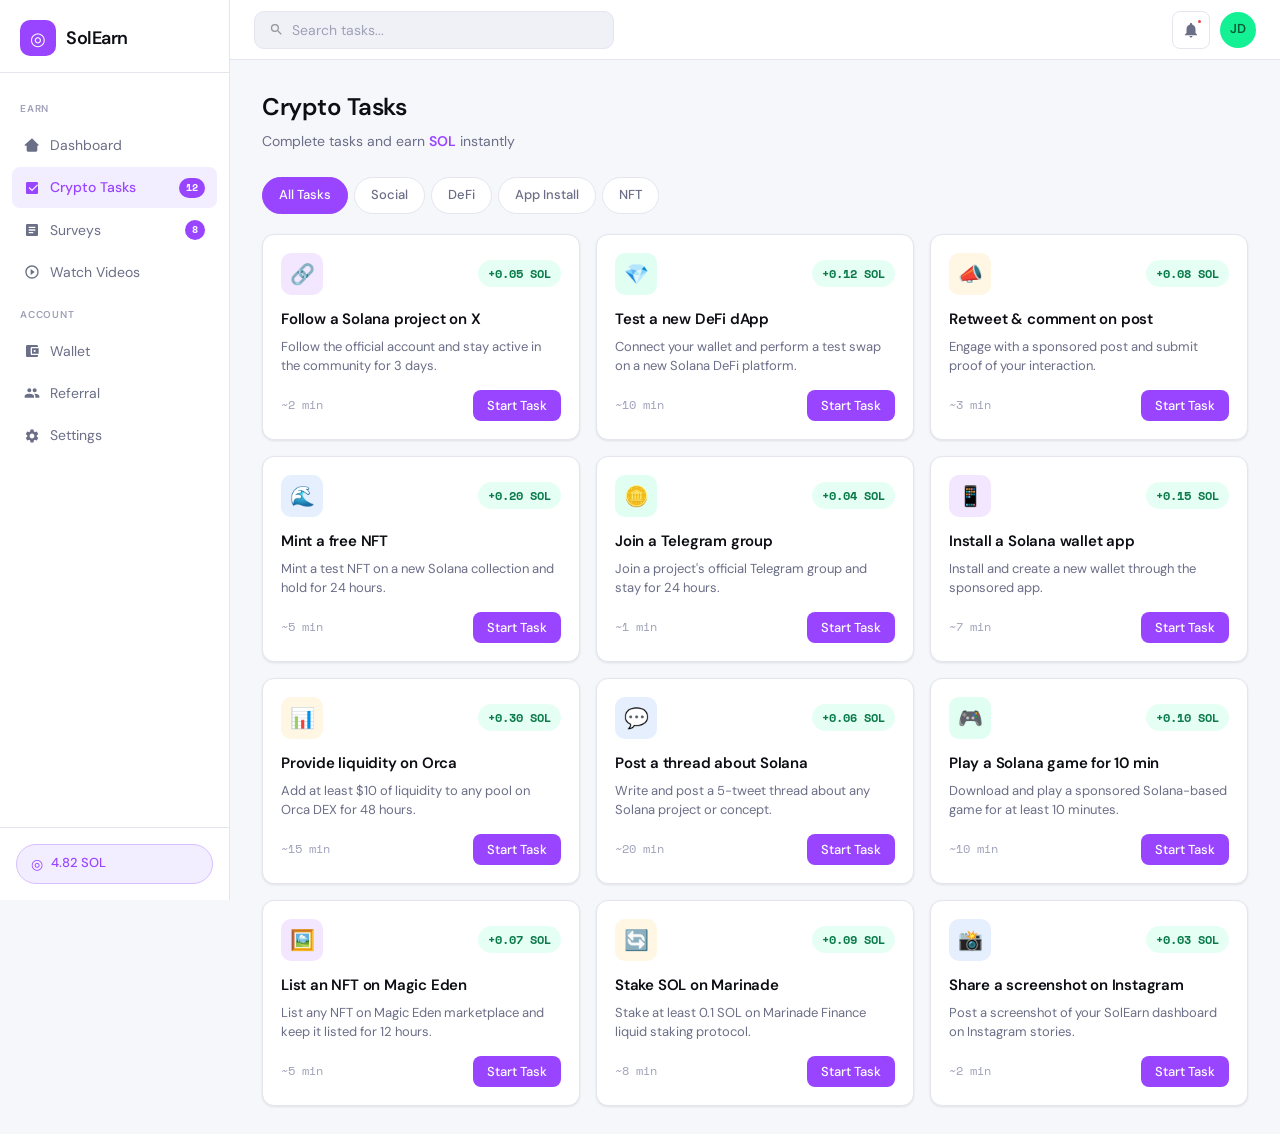
<file: tasks.html>
<!DOCTYPE html>
<html lang="en">
<head>
  <meta charset="UTF-8" />
  <meta name="viewport" content="width=device-width, initial-scale=1.0"/>
  <title>Crypto Tasks — SolEarn</title>
  <link rel="preconnect" href="https://fonts.googleapis.com">
  <link href="https://fonts.googleapis.com/css2?family=DM+Sans:wght@300;400;500;600&family=Space+Mono:wght@400;700&display=swap" rel="stylesheet">
  <link rel="stylesheet" href="css/style.css"/>
</head>
<body>

  <aside class="sidebar" id="sidebar">
    <div class="sidebar-logo">
      <div class="logo-mark">◎</div>
      <span class="logo-text">SolEarn</span>
    </div>
    <nav class="sidebar-nav">
      <div class="nav-group-label">Earn</div>
      <a href="index.html" class="nav-item"><svg width="16" height="16" viewBox="0 0 24 24" fill="currentColor"><path d="M3 13h1v7c0 1.1.9 2 2 2h12c1.1 0 2-.9 2-2v-7h1c.55 0 .99-.45.99-1s-.44-1-.99-1L12 2 2 11c-.55 0-1 .45-1 1s.45 1 1 1z"/></svg>Dashboard</a>
      <a href="tasks.html" class="nav-item active"><svg width="16" height="16" viewBox="0 0 24 24" fill="currentColor"><path d="M19 3H5c-1.1 0-2 .9-2 2v14c0 1.1.9 2 2 2h14c1.1 0 2-.9 2-2V5c0-1.1-.9-2-2-2zm-7 14l-5-5 1.41-1.41L12 14.17l7.59-7.59L21 8l-9 9z"/></svg>Crypto Tasks<span class="nav-badge">12</span></a>
      <a href="surveys.html" class="nav-item"><svg width="16" height="16" viewBox="0 0 24 24" fill="currentColor"><path d="M19 3H5c-1.1 0-2 .9-2 2v14c0 1.1.9 2 2 2h14c1.1 0 2-.9 2-2V5c0-1.1-.9-2-2-2zm-5 14H7v-2h7v2zm3-4H7v-2h10v2zm0-4H7V7h10v2z"/></svg>Surveys<span class="nav-badge">8</span></a>
      <a href="videos.html" class="nav-item"><svg width="16" height="16" viewBox="0 0 24 24" fill="currentColor"><path d="M10 16.5l6-4.5-6-4.5v9zM12 2C6.48 2 2 6.48 2 12s4.48 10 10 10 10-4.48 10-10S17.52 2 12 2zm0 18c-4.41 0-8-3.59-8-8s3.59-8 8-8 8 3.59 8 8-3.59 8-8 8z"/></svg>Watch Videos</a>
      <div class="nav-group-label">Account</div>
      <a href="wallet.html" class="nav-item"><svg width="16" height="16" viewBox="0 0 24 24" fill="currentColor"><path d="M21 18v1c0 1.1-.9 2-2 2H5c-1.11 0-2-.9-2-2V5c0-1.1.89-2 2-2h14c1.1 0 2 .9 2 2v1h-9c-1.11 0-2 .9-2 2v8c0 1.1.89 2 2 2h9zm-9-2h10V8H12v8zm4-2.5c-.83 0-1.5-.67-1.5-1.5s.67-1.5 1.5-1.5 1.5.67 1.5 1.5-.67 1.5-1.5 1.5z"/></svg>Wallet</a>
      <a href="referral.html" class="nav-item"><svg width="16" height="16" viewBox="0 0 24 24" fill="currentColor"><path d="M16 11c1.66 0 2.99-1.34 2.99-3S17.66 5 16 5c-1.66 0-3 1.34-3 3s1.34 3 3 3zm-8 0c1.66 0 2.99-1.34 2.99-3S9.66 5 8 5C6.34 5 5 6.34 5 8s1.34 3 3 3zm0 2c-2.33 0-7 1.17-7 3.5V19h14v-2.5c0-2.33-4.67-3.5-7-3.5zm8 0c-.29 0-.62.02-.97.05 1.16.84 1.97 1.97 1.97 3.45V19h6v-2.5c0-2.33-4.67-3.5-7-3.5z"/></svg>Referral</a>
      <a href="#" class="nav-item"><svg width="16" height="16" viewBox="0 0 24 24" fill="currentColor"><path d="M19.14 12.94c.04-.3.06-.61.06-.94 0-.32-.02-.64-.07-.94l2.03-1.58c.18-.14.23-.41.12-.61l-1.92-3.32c-.12-.22-.37-.29-.59-.22l-2.39.96c-.5-.38-1.03-.7-1.62-.94l-.36-2.54c-.04-.24-.24-.41-.48-.41h-3.84c-.24 0-.43.17-.47.41l-.36 2.54c-.59.24-1.13.57-1.62.94l-2.39-.96c-.22-.08-.47 0-.59.22L2.74 8.87c-.12.21-.08.47.12.61l2.03 1.58c-.05.3-.09.63-.09.94s.02.64.07.94l-2.03 1.58c-.18.14-.23.41-.12.61l1.92 3.32c.12.22.37.29.59.22l2.39-.96c.5.38 1.03.7 1.62.94l.36 2.54c.05.24.24.41.48.41h3.84c.24 0 .44-.17.47-.41l.36-2.54c.59-.24 1.13-.56 1.62-.94l2.39.96c.22.08.47 0 .59-.22l1.92-3.32c.12-.22.07-.47-.12-.61l-2.01-1.58zM12 15.6c-1.98 0-3.6-1.62-3.6-3.6s1.62-3.6 3.6-3.6 3.6 1.62 3.6 3.6-1.62 3.6-3.6 3.6z"/></svg>Settings</a>
    </nav>
    <div class="sidebar-bottom">
      <div class="sol-balance-pill"><span class="sol-icon">◎</span><span class="sol-amount">4.82 SOL</span></div>
    </div>
  </aside>

  <header class="topbar">
    <button class="menu-toggle" onclick="document.getElementById('sidebar').classList.toggle('open')">
      <svg width="20" height="20" viewBox="0 0 24 24" fill="currentColor"><path d="M3 18h18v-2H3v2zm0-5h18v-2H3v2zm0-7v2h18V6H3z"/></svg>
    </button>
    <div class="topbar-search">
      <svg width="15" height="15" viewBox="0 0 24 24" fill="currentColor" style="opacity:0.4"><path d="M15.5 14h-.79l-.28-.27A6.471 6.471 0 0 0 16 9.5 6.5 6.5 0 1 0 9.5 16c1.61 0 3.09-.59 4.23-1.57l.27.28v.79l5 4.99L20.49 19l-4.99-5zm-6 0C7.01 14 5 11.99 5 9.5S7.01 5 9.5 5 14 7.01 14 9.5 11.99 14 9.5 14z"/></svg>
      <input type="text" placeholder="Search tasks..." oninput="filterTasks(this.value)"/>
    </div>
    <div class="topbar-right">
      <button class="notif-btn"><svg width="18" height="18" viewBox="0 0 24 24" fill="currentColor"><path d="M12 22c1.1 0 2-.9 2-2h-4c0 1.1.9 2 2 2zm6-6v-5c0-3.07-1.64-5.64-4.5-6.32V4c0-.83-.67-1.5-1.5-1.5s-1.5.67-1.5 1.5v.68C7.63 5.36 6 7.92 6 11v5l-2 2v1h16v-1l-2-2z"/></svg><span class="notif-dot"></span></button>
      <div class="user-avatar">JD</div>
    </div>
  </header>

  <main class="main-content">
    <div class="page-header">
      <div>
        <h1 class="page-title">Crypto Tasks</h1>
        <p class="page-subtitle">Complete tasks and earn <strong>SOL</strong> instantly</p>
      </div>
    </div>

    <div class="filter-tabs">
      <div class="filter-tab active" onclick="setFilter('all', this)">All Tasks</div>
      <div class="filter-tab" onclick="setFilter('social', this)">Social</div>
      <div class="filter-tab" onclick="setFilter('defi', this)">DeFi</div>
      <div class="filter-tab" onclick="setFilter('app', this)">App Install</div>
      <div class="filter-tab" onclick="setFilter('nft', this)">NFT</div>
    </div>

    <div class="cards-grid" id="tasks-grid">
      <div class="task-card" data-category="social">
        <div class="task-card-top"><div class="task-ico" style="background:#9945FF20">🔗</div><span class="reward-pill green">+0.05 SOL</span></div>
        <h3 class="task-name">Follow a Solana project on X</h3>
        <p class="task-desc">Follow the official account and stay active in the community for 3 days.</p>
        <div class="task-footer"><span class="task-meta">~2 min</span><button class="btn-primary btn-sm" onclick="startTask(this, '0.05')">Start Task</button></div>
      </div>
      <div class="task-card" data-category="defi">
        <div class="task-card-top"><div class="task-ico" style="background:#14F19520">💎</div><span class="reward-pill green">+0.12 SOL</span></div>
        <h3 class="task-name">Test a new DeFi dApp</h3>
        <p class="task-desc">Connect your wallet and perform a test swap on a new Solana DeFi platform.</p>
        <div class="task-footer"><span class="task-meta">~10 min</span><button class="btn-primary btn-sm" onclick="startTask(this, '0.12')">Start Task</button></div>
      </div>
      <div class="task-card" data-category="social">
        <div class="task-card-top"><div class="task-ico" style="background:#FFB52220">📣</div><span class="reward-pill green">+0.08 SOL</span></div>
        <h3 class="task-name">Retweet & comment on post</h3>
        <p class="task-desc">Engage with a sponsored post and submit proof of your interaction.</p>
        <div class="task-footer"><span class="task-meta">~3 min</span><button class="btn-primary btn-sm" onclick="startTask(this, '0.08')">Start Task</button></div>
      </div>
      <div class="task-card" data-category="nft">
        <div class="task-card-top"><div class="task-ico" style="background:#3B82F620">🌊</div><span class="reward-pill green">+0.20 SOL</span></div>
        <h3 class="task-name">Mint a free NFT</h3>
        <p class="task-desc">Mint a test NFT on a new Solana collection and hold for 24 hours.</p>
        <div class="task-footer"><span class="task-meta">~5 min</span><button class="btn-primary btn-sm" onclick="startTask(this, '0.20')">Start Task</button></div>
      </div>
      <div class="task-card" data-category="social">
        <div class="task-card-top"><div class="task-ico" style="background:#14F19520">🪙</div><span class="reward-pill green">+0.04 SOL</span></div>
        <h3 class="task-name">Join a Telegram group</h3>
        <p class="task-desc">Join a project's official Telegram group and stay for 24 hours.</p>
        <div class="task-footer"><span class="task-meta">~1 min</span><button class="btn-primary btn-sm" onclick="startTask(this, '0.04')">Start Task</button></div>
      </div>
      <div class="task-card" data-category="app">
        <div class="task-card-top"><div class="task-ico" style="background:#9945FF20">📱</div><span class="reward-pill green">+0.15 SOL</span></div>
        <h3 class="task-name">Install a Solana wallet app</h3>
        <p class="task-desc">Install and create a new wallet through the sponsored app.</p>
        <div class="task-footer"><span class="task-meta">~7 min</span><button class="btn-primary btn-sm" onclick="startTask(this, '0.15')">Start Task</button></div>
      </div>
      <div class="task-card" data-category="defi">
        <div class="task-card-top"><div class="task-ico" style="background:#FFB52220">📊</div><span class="reward-pill green">+0.30 SOL</span></div>
        <h3 class="task-name">Provide liquidity on Orca</h3>
        <p class="task-desc">Add at least $10 of liquidity to any pool on Orca DEX for 48 hours.</p>
        <div class="task-footer"><span class="task-meta">~15 min</span><button class="btn-primary btn-sm" onclick="startTask(this, '0.30')">Start Task</button></div>
      </div>
      <div class="task-card" data-category="social">
        <div class="task-card-top"><div class="task-ico" style="background:#3B82F620">💬</div><span class="reward-pill green">+0.06 SOL</span></div>
        <h3 class="task-name">Post a thread about Solana</h3>
        <p class="task-desc">Write and post a 5-tweet thread about any Solana project or concept.</p>
        <div class="task-footer"><span class="task-meta">~20 min</span><button class="btn-primary btn-sm" onclick="startTask(this, '0.06')">Start Task</button></div>
      </div>
      <div class="task-card" data-category="app">
        <div class="task-card-top"><div class="task-ico" style="background:#14F19520">🎮</div><span class="reward-pill green">+0.10 SOL</span></div>
        <h3 class="task-name">Play a Solana game for 10 min</h3>
        <p class="task-desc">Download and play a sponsored Solana-based game for at least 10 minutes.</p>
        <div class="task-footer"><span class="task-meta">~10 min</span><button class="btn-primary btn-sm" onclick="startTask(this, '0.10')">Start Task</button></div>
      </div>
      <div class="task-card" data-category="nft">
        <div class="task-card-top"><div class="task-ico" style="background:#9945FF20">🖼️</div><span class="reward-pill green">+0.07 SOL</span></div>
        <h3 class="task-name">List an NFT on Magic Eden</h3>
        <p class="task-desc">List any NFT on Magic Eden marketplace and keep it listed for 12 hours.</p>
        <div class="task-footer"><span class="task-meta">~5 min</span><button class="btn-primary btn-sm" onclick="startTask(this, '0.07')">Start Task</button></div>
      </div>
      <div class="task-card" data-category="defi">
        <div class="task-card-top"><div class="task-ico" style="background:#FFB52220">🔄</div><span class="reward-pill green">+0.09 SOL</span></div>
        <h3 class="task-name">Stake SOL on Marinade</h3>
        <p class="task-desc">Stake at least 0.1 SOL on Marinade Finance liquid staking protocol.</p>
        <div class="task-footer"><span class="task-meta">~8 min</span><button class="btn-primary btn-sm" onclick="startTask(this, '0.09')">Start Task</button></div>
      </div>
      <div class="task-card" data-category="social">
        <div class="task-card-top"><div class="task-ico" style="background:#3B82F620">📸</div><span class="reward-pill green">+0.03 SOL</span></div>
        <h3 class="task-name">Share a screenshot on Instagram</h3>
        <p class="task-desc">Post a screenshot of your SolEarn dashboard on Instagram stories.</p>
        <div class="task-footer"><span class="task-meta">~2 min</span><button class="btn-primary btn-sm" onclick="startTask(this, '0.03')">Start Task</button></div>
      </div>
    </div>
  </main>

  <div class="toast" id="toast"></div>
  <script src="js/app.js"></script>
</body>
</html>
</file>
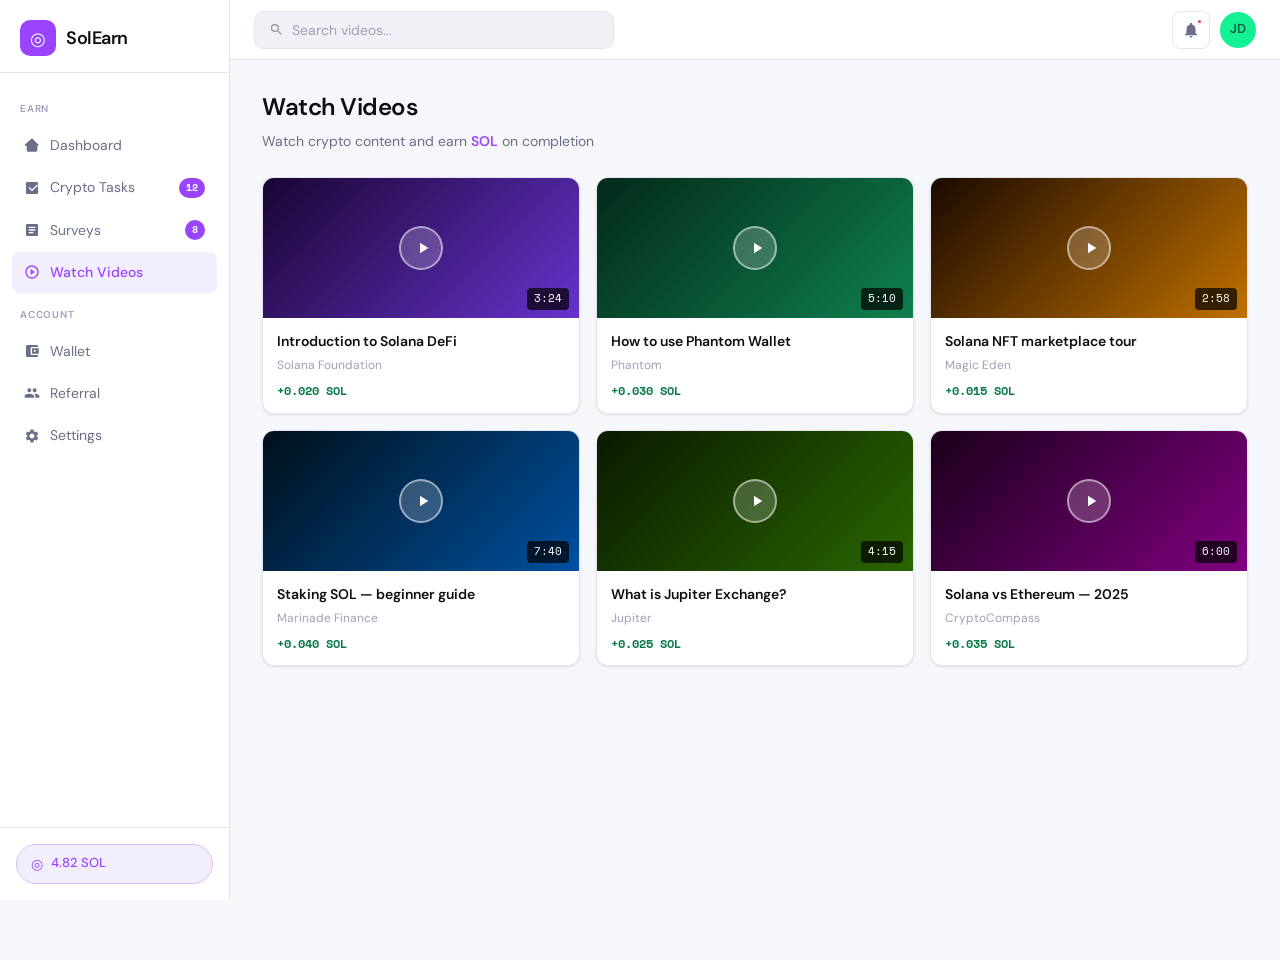
<file: videos.html>
<!DOCTYPE html>
<html lang="en">
<head>
  <meta charset="UTF-8"/>
  <meta name="viewport" content="width=device-width, initial-scale=1.0"/>
  <title>Watch Videos — SolEarn</title>
  <link rel="preconnect" href="https://fonts.googleapis.com">
  <link href="https://fonts.googleapis.com/css2?family=DM+Sans:wght@300;400;500;600&family=Space+Mono:wght@400;700&display=swap" rel="stylesheet">
  <link rel="stylesheet" href="css/style.css"/>
  <style>
    .video-player-wrap { background: var(--surface); border: 1px solid var(--border); border-radius: var(--radius-lg); overflow: hidden; box-shadow: var(--shadow-md); margin-bottom: 24px; display: none; }
    .video-player-wrap.active { display: block; }
    .fake-player { background: #0d0d1a; height: 340px; display: flex; flex-direction: column; align-items: center; justify-content: center; gap: 16px; position: relative; }
    .player-title { color: rgba(255,255,255,0.9); font-size: 16px; font-weight: 500; text-align: center; padding: 0 20px; }
    .player-controls { display: flex; align-items: center; gap: 16px; }
    .player-btn { background: rgba(255,255,255,0.15); border: 2px solid rgba(255,255,255,0.3); border-radius: 50%; width: 52px; height: 52px; display: flex; align-items: center; justify-content: center; cursor: pointer; transition: all 0.15s; }
    .player-btn:hover { background: rgba(255,255,255,0.25); }
    .player-btn svg { fill: #fff; }
    .player-progress { position: absolute; bottom: 0; left: 0; right: 0; height: 4px; background: rgba(255,255,255,0.15); }
    .player-progress-bar { height: 100%; background: var(--sol-purple); width: 0%; transition: width 0.5s linear; }
    .player-info { padding: 16px 20px; display: flex; align-items: center; justify-content: space-between; }
    .player-reward-info { font-size: 13px; color: var(--text2); }
    .player-reward-info strong { color: var(--sol-purple); }
    .timer-label { font-family: var(--font-mono); font-size: 13px; color: var(--text3); }
    .video-grid-full { display: grid; grid-template-columns: repeat(auto-fill, minmax(240px, 1fr)); gap: 16px; }
    .vc { background: var(--surface); border: 1px solid var(--border); border-radius: var(--radius); overflow: hidden; cursor: pointer; box-shadow: var(--shadow); transition: all 0.2s; }
    .vc:hover { box-shadow: var(--shadow-md); transform: translateY(-2px); }
    .vc.playing { border: 2px solid var(--sol-purple); }
    .vc-thumb { height: 140px; display: flex; align-items: center; justify-content: center; position: relative; }
    .vc-play { width: 44px; height: 44px; border-radius: 50%; background: rgba(255,255,255,0.2); border: 2px solid rgba(255,255,255,0.5); display: flex; align-items: center; justify-content: center; transition: transform 0.15s; }
    .vc:hover .vc-play { transform: scale(1.12); }
    .vc-play svg { fill: #fff; margin-left: 3px; }
    .vc-dur { position: absolute; bottom: 8px; right: 10px; background: rgba(0,0,0,0.7); color: #fff; font-size: 11px; padding: 2px 7px; border-radius: 4px; font-family: var(--font-mono); }
    .vc-body { padding: 12px 14px; }
    .vc-title { font-size: 14px; font-weight: 600; margin-bottom: 4px; }
    .vc-channel { font-size: 12px; color: var(--text3); margin-bottom: 6px; }
    .vc-reward { font-size: 12px; font-weight: 700; color: #0a7a4a; font-family: var(--font-mono); }
    .vc-status { font-size: 11px; background: var(--green-light); color: #0a7a4a; padding: 2px 8px; border-radius: 20px; display: inline-block; margin-top: 4px; }
  </style>
</head>
<body>
  <aside class="sidebar" id="sidebar">
    <div class="sidebar-logo"><div class="logo-mark">◎</div><span class="logo-text">SolEarn</span></div>
    <nav class="sidebar-nav">
      <div class="nav-group-label">Earn</div>
      <a href="index.html" class="nav-item"><svg width="16" height="16" viewBox="0 0 24 24" fill="currentColor"><path d="M3 13h1v7c0 1.1.9 2 2 2h12c1.1 0 2-.9 2-2v-7h1c.55 0 .99-.45.99-1s-.44-1-.99-1L12 2 2 11c-.55 0-1 .45-1 1s.45 1 1 1z"/></svg>Dashboard</a>
      <a href="tasks.html" class="nav-item"><svg width="16" height="16" viewBox="0 0 24 24" fill="currentColor"><path d="M19 3H5c-1.1 0-2 .9-2 2v14c0 1.1.9 2 2 2h14c1.1 0 2-.9 2-2V5c0-1.1-.9-2-2-2zm-7 14l-5-5 1.41-1.41L12 14.17l7.59-7.59L21 8l-9 9z"/></svg>Crypto Tasks<span class="nav-badge">12</span></a>
      <a href="surveys.html" class="nav-item"><svg width="16" height="16" viewBox="0 0 24 24" fill="currentColor"><path d="M19 3H5c-1.1 0-2 .9-2 2v14c0 1.1.9 2 2 2h14c1.1 0 2-.9 2-2V5c0-1.1-.9-2-2-2zm-5 14H7v-2h7v2zm3-4H7v-2h10v2zm0-4H7V7h10v2z"/></svg>Surveys<span class="nav-badge">8</span></a>
      <a href="videos.html" class="nav-item active"><svg width="16" height="16" viewBox="0 0 24 24" fill="currentColor"><path d="M10 16.5l6-4.5-6-4.5v9zM12 2C6.48 2 2 6.48 2 12s4.48 10 10 10 10-4.48 10-10S17.52 2 12 2zm0 18c-4.41 0-8-3.59-8-8s3.59-8 8-8 8 3.59 8 8-3.59 8-8 8z"/></svg>Watch Videos</a>
      <div class="nav-group-label">Account</div>
      <a href="wallet.html" class="nav-item"><svg width="16" height="16" viewBox="0 0 24 24" fill="currentColor"><path d="M21 18v1c0 1.1-.9 2-2 2H5c-1.11 0-2-.9-2-2V5c0-1.1.89-2 2-2h14c1.1 0 2 .9 2 2v1h-9c-1.11 0-2 .9-2 2v8c0 1.1.89 2 2 2h9zm-9-2h10V8H12v8zm4-2.5c-.83 0-1.5-.67-1.5-1.5s.67-1.5 1.5-1.5 1.5.67 1.5 1.5-.67 1.5-1.5 1.5z"/></svg>Wallet</a>
      <a href="referral.html" class="nav-item"><svg width="16" height="16" viewBox="0 0 24 24" fill="currentColor"><path d="M16 11c1.66 0 2.99-1.34 2.99-3S17.66 5 16 5c-1.66 0-3 1.34-3 3s1.34 3 3 3zm-8 0c1.66 0 2.99-1.34 2.99-3S9.66 5 8 5C6.34 5 5 6.34 5 8s1.34 3 3 3zm0 2c-2.33 0-7 1.17-7 3.5V19h14v-2.5c0-2.33-4.67-3.5-7-3.5zm8 0c-.29 0-.62.02-.97.05 1.16.84 1.97 1.97 1.97 3.45V19h6v-2.5c0-2.33-4.67-3.5-7-3.5z"/></svg>Referral</a>
      <a href="#" class="nav-item"><svg width="16" height="16" viewBox="0 0 24 24" fill="currentColor"><path d="M19.14 12.94c.04-.3.06-.61.06-.94 0-.32-.02-.64-.07-.94l2.03-1.58c.18-.14.23-.41.12-.61l-1.92-3.32c-.12-.22-.37-.29-.59-.22l-2.39.96c-.5-.38-1.03-.7-1.62-.94l-.36-2.54c-.04-.24-.24-.41-.48-.41h-3.84c-.24 0-.43.17-.47.41l-.36 2.54c-.59.24-1.13.57-1.62.94l-2.39-.96c-.22-.08-.47 0-.59.22L2.74 8.87c-.12.21-.08.47.12.61l2.03 1.58c-.05.3-.09.63-.09.94s.02.64.07.94l-2.03 1.58c-.18.14-.23.41-.12.61l1.92 3.32c.12.22.37.29.59.22l2.39-.96c.5.38 1.03.7 1.62.94l.36 2.54c.05.24.24.41.48.41h3.84c.24 0 .44-.17.47-.41l.36-2.54c.59-.24 1.13-.56 1.62-.94l2.39.96c.22.08.47 0 .59-.22l1.92-3.32c.12-.22.07-.47-.12-.61l-2.01-1.58zM12 15.6c-1.98 0-3.6-1.62-3.6-3.6s1.62-3.6 3.6-3.6 3.6 1.62 3.6 3.6-1.62 3.6-3.6 3.6z"/></svg>Settings</a>
    </nav>
    <div class="sidebar-bottom"><div class="sol-balance-pill"><span class="sol-icon">◎</span><span class="sol-amount">4.82 SOL</span></div></div>
  </aside>

  <header class="topbar">
    <button class="menu-toggle" onclick="document.getElementById('sidebar').classList.toggle('open')"><svg width="20" height="20" viewBox="0 0 24 24" fill="currentColor"><path d="M3 18h18v-2H3v2zm0-5h18v-2H3v2zm0-7v2h18V6H3z"/></svg></button>
    <div class="topbar-search"><svg width="15" height="15" viewBox="0 0 24 24" fill="currentColor" style="opacity:0.4"><path d="M15.5 14h-.79l-.28-.27A6.471 6.471 0 0 0 16 9.5 6.5 6.5 0 1 0 9.5 16c1.61 0 3.09-.59 4.23-1.57l.27.28v.79l5 4.99L20.49 19l-4.99-5zm-6 0C7.01 14 5 11.99 5 9.5S7.01 5 9.5 5 14 7.01 14 9.5 11.99 14 9.5 14z"/></svg><input type="text" placeholder="Search videos..."/></div>
    <div class="topbar-right"><button class="notif-btn"><svg width="18" height="18" viewBox="0 0 24 24" fill="currentColor"><path d="M12 22c1.1 0 2-.9 2-2h-4c0 1.1.9 2 2 2zm6-6v-5c0-3.07-1.64-5.64-4.5-6.32V4c0-.83-.67-1.5-1.5-1.5s-1.5.67-1.5 1.5v.68C7.63 5.36 6 7.92 6 11v5l-2 2v1h16v-1l-2-2z"/></svg><span class="notif-dot"></span></button><div class="user-avatar">JD</div></div>
  </header>

  <main class="main-content">
    <div class="page-header">
      <div><h1 class="page-title">Watch Videos</h1><p class="page-subtitle">Watch crypto content and earn <strong>SOL</strong> on completion</p></div>
    </div>

    <div id="player-wrap" class="video-player-wrap">
      <div class="fake-player" id="fake-player">
        <div class="player-title" id="player-title">Loading...</div>
        <div class="player-controls">
          <div class="player-btn" onclick="togglePlay()">
            <svg id="play-icon" width="22" height="22" viewBox="0 0 24 24"><path d="M8 5v14l11-7z"/></svg>
          </div>
        </div>
        <div class="player-progress"><div class="player-progress-bar" id="progress-bar"></div></div>
      </div>
      <div class="player-info">
        <div class="player-reward-info">Reward: <strong id="player-reward-txt">0 SOL</strong> — watch to completion to earn</div>
        <div class="timer-label" id="timer-label">0:00 / 0:00</div>
      </div>
    </div>

    <div class="video-grid-full" id="video-grid">
      <div class="vc" id="v1" onclick="playVideo('v1','Introduction to Solana DeFi','0.020','3:24',204)">
        <div class="vc-thumb" style="background:linear-gradient(135deg,#1a0533,#6633cc)"><div class="vc-play"><svg width="18" height="18" viewBox="0 0 24 24"><path d="M8 5v14l11-7z"/></svg></div><div class="vc-dur">3:24</div></div>
        <div class="vc-body"><div class="vc-title">Introduction to Solana DeFi</div><div class="vc-channel">Solana Foundation</div><div class="vc-reward">+0.020 SOL</div></div>
      </div>
      <div class="vc" id="v2" onclick="playVideo('v2','How to use Phantom Wallet','0.030','5:10',310)">
        <div class="vc-thumb" style="background:linear-gradient(135deg,#032a1a,#0f8050)"><div class="vc-play"><svg width="18" height="18" viewBox="0 0 24 24"><path d="M8 5v14l11-7z"/></svg></div><div class="vc-dur">5:10</div></div>
        <div class="vc-body"><div class="vc-title">How to use Phantom Wallet</div><div class="vc-channel">Phantom</div><div class="vc-reward">+0.030 SOL</div></div>
      </div>
      <div class="vc" id="v3" onclick="playVideo('v3','Solana NFT marketplace tour','0.015','2:58',178)">
        <div class="vc-thumb" style="background:linear-gradient(135deg,#1a0a00,#c07000)"><div class="vc-play"><svg width="18" height="18" viewBox="0 0 24 24"><path d="M8 5v14l11-7z"/></svg></div><div class="vc-dur">2:58</div></div>
        <div class="vc-body"><div class="vc-title">Solana NFT marketplace tour</div><div class="vc-channel">Magic Eden</div><div class="vc-reward">+0.015 SOL</div></div>
      </div>
      <div class="vc" id="v4" onclick="playVideo('v4','Staking SOL — beginner guide','0.040','7:40',460)">
        <div class="vc-thumb" style="background:linear-gradient(135deg,#00101a,#0050a0)"><div class="vc-play"><svg width="18" height="18" viewBox="0 0 24 24"><path d="M8 5v14l11-7z"/></svg></div><div class="vc-dur">7:40</div></div>
        <div class="vc-body"><div class="vc-title">Staking SOL — beginner guide</div><div class="vc-channel">Marinade Finance</div><div class="vc-reward">+0.040 SOL</div></div>
      </div>
      <div class="vc" id="v5" onclick="playVideo('v5','What is Jupiter Exchange?','0.025','4:15',255)">
        <div class="vc-thumb" style="background:linear-gradient(135deg,#0a1a00,#2a6600)"><div class="vc-play"><svg width="18" height="18" viewBox="0 0 24 24"><path d="M8 5v14l11-7z"/></svg></div><div class="vc-dur">4:15</div></div>
        <div class="vc-body"><div class="vc-title">What is Jupiter Exchange?</div><div class="vc-channel">Jupiter</div><div class="vc-reward">+0.025 SOL</div></div>
      </div>
      <div class="vc" id="v6" onclick="playVideo('v6','Solana vs Ethereum — 2025','0.035','6:00',360)">
        <div class="vc-thumb" style="background:linear-gradient(135deg,#1a001a,#800080)"><div class="vc-play"><svg width="18" height="18" viewBox="0 0 24 24"><path d="M8 5v14l11-7z"/></svg></div><div class="vc-dur">6:00</div></div>
        <div class="vc-body"><div class="vc-title">Solana vs Ethereum — 2025</div><div class="vc-channel">CryptoCompass</div><div class="vc-reward">+0.035 SOL</div></div>
      </div>
    </div>
  </main>

  <div class="toast" id="toast"></div>
  <script src="js/app.js"></script>
  <script>
    let playing = false, timer = null, elapsed = 0, totalSec = 0, currentReward = 0, currentId = null, completed = {};
    function playVideo(id, title, reward, dur, secs) {
      clearInterval(timer); playing = false; currentId = id; currentReward = parseFloat(reward); totalSec = secs; elapsed = completed[id] ? secs : 0;
      document.getElementById('player-wrap').classList.add('active');
      document.getElementById('player-title').textContent = title;
      document.getElementById('player-reward-txt').textContent = reward + ' SOL';
      document.querySelectorAll('.vc').forEach(c => c.classList.remove('playing'));
      document.getElementById(id).classList.add('playing');
      document.getElementById('play-icon').innerHTML = '<path d="M6 19h4V5H6v14zm8-14v14h4V5h-4z"/>';
      document.getElementById('progress-bar').style.width = (elapsed/secs*100)+'%';
      updateTimer(); playing = true;
      timer = setInterval(() => { if (!playing) return; elapsed++; const pct = Math.min(elapsed/secs*100,100); document.getElementById('progress-bar').style.width = pct+'%'; updateTimer(); if (elapsed >= secs) { clearInterval(timer); completed[id]=true; document.getElementById('play-icon').innerHTML = '<path d="M8 5v14l11-7z"/>'; playing = false; showToast('🎉 Video complete! +' + reward + ' SOL credited'); document.getElementById(id).querySelector('.vc-body').innerHTML += '<div class="vc-status">✓ Completed</div>'; } }, 1000);
      document.getElementById('player-wrap').scrollIntoView({behavior:'smooth'});
    }
    function togglePlay() { playing = !playing; document.getElementById('play-icon').innerHTML = playing ? '<path d="M6 19h4V5H6v14zm8-14v14h4V5h-4z"/>' : '<path d="M8 5v14l11-7z"/>'; }
    function updateTimer() { const m1=Math.floor(elapsed/60),s1=elapsed%60,m2=Math.floor(totalSec/60),s2=totalSec%60; document.getElementById('timer-label').textContent = m1+':'+(s1<10?'0':'')+s1+' / '+m2+':'+(s2<10?'0':'')+s2; }
  </script>
</body>
</html>
</file>
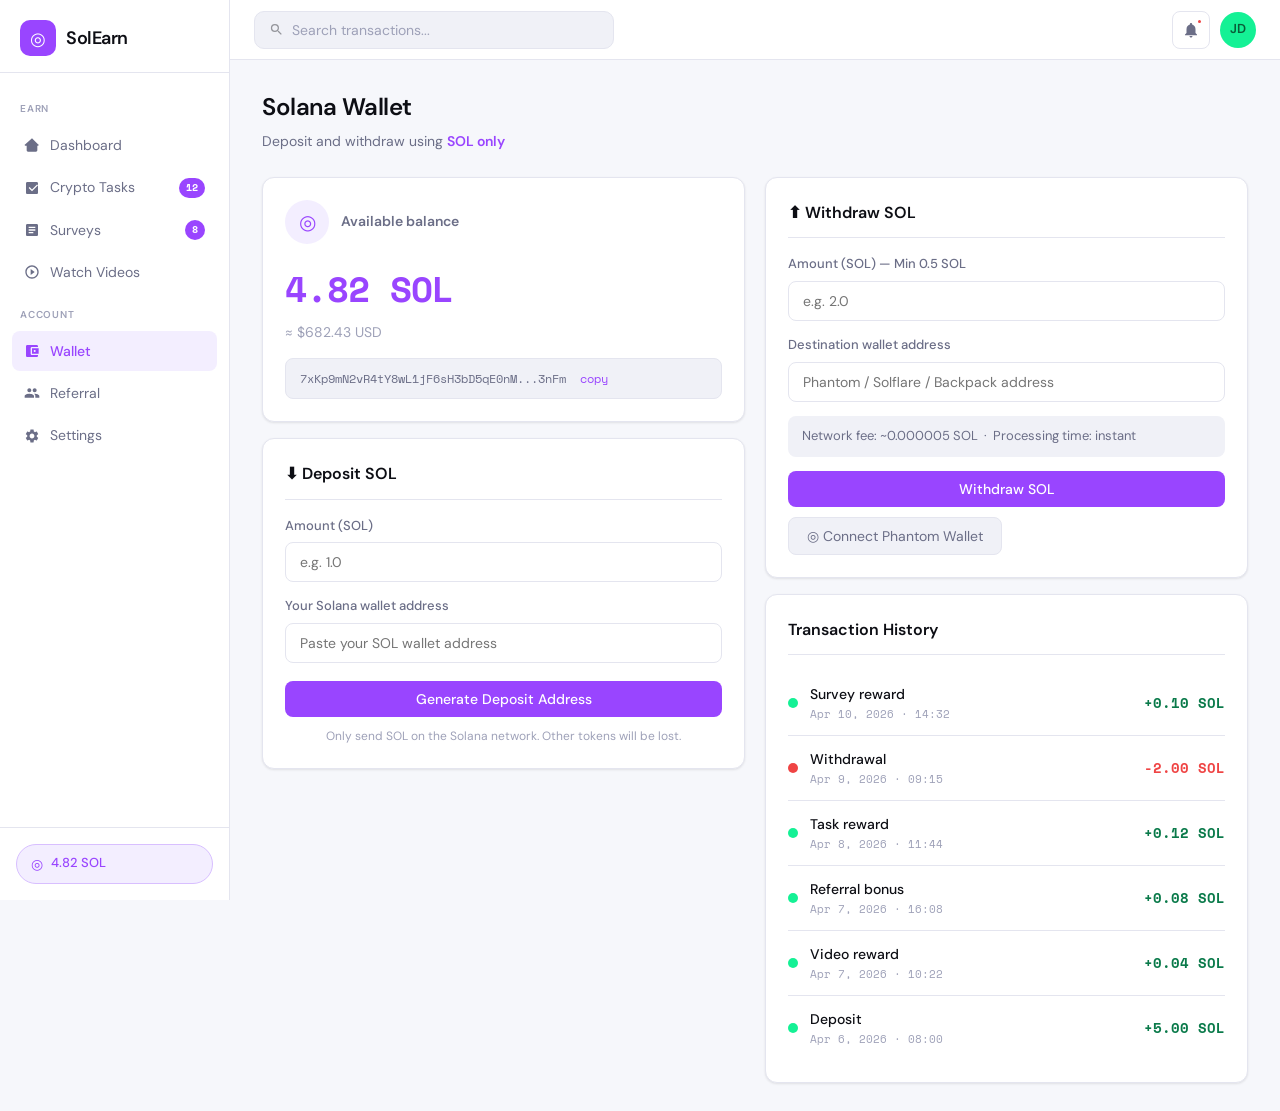
<file: wallet.html>
<!DOCTYPE html>
<html lang="en">
<head>
  <meta charset="UTF-8"/>
  <meta name="viewport" content="width=device-width, initial-scale=1.0"/>
  <title>Wallet — SolEarn</title>
  <link rel="preconnect" href="https://fonts.googleapis.com">
  <link href="https://fonts.googleapis.com/css2?family=DM+Sans:wght@300;400;500;600&family=Space+Mono:wght@400;700&display=swap" rel="stylesheet">
  <link rel="stylesheet" href="css/style.css"/>
</head>
<body>
  <aside class="sidebar" id="sidebar">
    <div class="sidebar-logo"><div class="logo-mark">◎</div><span class="logo-text">SolEarn</span></div>
    <nav class="sidebar-nav">
      <div class="nav-group-label">Earn</div>
      <a href="index.html" class="nav-item"><svg width="16" height="16" viewBox="0 0 24 24" fill="currentColor"><path d="M3 13h1v7c0 1.1.9 2 2 2h12c1.1 0 2-.9 2-2v-7h1c.55 0 .99-.45.99-1s-.44-1-.99-1L12 2 2 11c-.55 0-1 .45-1 1s.45 1 1 1z"/></svg>Dashboard</a>
      <a href="tasks.html" class="nav-item"><svg width="16" height="16" viewBox="0 0 24 24" fill="currentColor"><path d="M19 3H5c-1.1 0-2 .9-2 2v14c0 1.1.9 2 2 2h14c1.1 0 2-.9 2-2V5c0-1.1-.9-2-2-2zm-7 14l-5-5 1.41-1.41L12 14.17l7.59-7.59L21 8l-9 9z"/></svg>Crypto Tasks<span class="nav-badge">12</span></a>
      <a href="surveys.html" class="nav-item"><svg width="16" height="16" viewBox="0 0 24 24" fill="currentColor"><path d="M19 3H5c-1.1 0-2 .9-2 2v14c0 1.1.9 2 2 2h14c1.1 0 2-.9 2-2V5c0-1.1-.9-2-2-2zm-5 14H7v-2h7v2zm3-4H7v-2h10v2zm0-4H7V7h10v2z"/></svg>Surveys<span class="nav-badge">8</span></a>
      <a href="videos.html" class="nav-item"><svg width="16" height="16" viewBox="0 0 24 24" fill="currentColor"><path d="M10 16.5l6-4.5-6-4.5v9zM12 2C6.48 2 2 6.48 2 12s4.48 10 10 10 10-4.48 10-10S17.52 2 12 2zm0 18c-4.41 0-8-3.59-8-8s3.59-8 8-8 8 3.59 8 8-3.59 8-8 8z"/></svg>Watch Videos</a>
      <div class="nav-group-label">Account</div>
      <a href="wallet.html" class="nav-item active"><svg width="16" height="16" viewBox="0 0 24 24" fill="currentColor"><path d="M21 18v1c0 1.1-.9 2-2 2H5c-1.11 0-2-.9-2-2V5c0-1.1.89-2 2-2h14c1.1 0 2 .9 2 2v1h-9c-1.11 0-2 .9-2 2v8c0 1.1.89 2 2 2h9zm-9-2h10V8H12v8zm4-2.5c-.83 0-1.5-.67-1.5-1.5s.67-1.5 1.5-1.5 1.5.67 1.5 1.5-.67 1.5-1.5 1.5z"/></svg>Wallet</a>
      <a href="referral.html" class="nav-item"><svg width="16" height="16" viewBox="0 0 24 24" fill="currentColor"><path d="M16 11c1.66 0 2.99-1.34 2.99-3S17.66 5 16 5c-1.66 0-3 1.34-3 3s1.34 3 3 3zm-8 0c1.66 0 2.99-1.34 2.99-3S9.66 5 8 5C6.34 5 5 6.34 5 8s1.34 3 3 3zm0 2c-2.33 0-7 1.17-7 3.5V19h14v-2.5c0-2.33-4.67-3.5-7-3.5zm8 0c-.29 0-.62.02-.97.05 1.16.84 1.97 1.97 1.97 3.45V19h6v-2.5c0-2.33-4.67-3.5-7-3.5z"/></svg>Referral</a>
      <a href="#" class="nav-item"><svg width="16" height="16" viewBox="0 0 24 24" fill="currentColor"><path d="M19.14 12.94c.04-.3.06-.61.06-.94 0-.32-.02-.64-.07-.94l2.03-1.58c.18-.14.23-.41.12-.61l-1.92-3.32c-.12-.22-.37-.29-.59-.22l-2.39.96c-.5-.38-1.03-.7-1.62-.94l-.36-2.54c-.04-.24-.24-.41-.48-.41h-3.84c-.24 0-.43.17-.47.41l-.36 2.54c-.59.24-1.13.57-1.62.94l-2.39-.96c-.22-.08-.47 0-.59.22L2.74 8.87c-.12.21-.08.47.12.61l2.03 1.58c-.05.3-.09.63-.09.94s.02.64.07.94l-2.03 1.58c-.18.14-.23.41-.12.61l1.92 3.32c.12.22.37.29.59.22l2.39-.96c.5.38 1.03.7 1.62.94l.36 2.54c.05.24.24.41.48.41h3.84c.24 0 .44-.17.47-.41l.36-2.54c.59-.24 1.13-.56 1.62-.94l2.39.96c.22.08.47 0 .59-.22l1.92-3.32c.12-.22.07-.47-.12-.61l-2.01-1.58zM12 15.6c-1.98 0-3.6-1.62-3.6-3.6s1.62-3.6 3.6-3.6 3.6 1.62 3.6 3.6-1.62 3.6-3.6 3.6z"/></svg>Settings</a>
    </nav>
    <div class="sidebar-bottom"><div class="sol-balance-pill"><span class="sol-icon">◎</span><span class="sol-amount" id="sidebar-bal">4.82 SOL</span></div></div>
  </aside>

  <header class="topbar">
    <button class="menu-toggle" onclick="document.getElementById('sidebar').classList.toggle('open')"><svg width="20" height="20" viewBox="0 0 24 24" fill="currentColor"><path d="M3 18h18v-2H3v2zm0-5h18v-2H3v2zm0-7v2h18V6H3z"/></svg></button>
    <div class="topbar-search"><svg width="15" height="15" viewBox="0 0 24 24" fill="currentColor" style="opacity:0.4"><path d="M15.5 14h-.79l-.28-.27A6.471 6.471 0 0 0 16 9.5 6.5 6.5 0 1 0 9.5 16c1.61 0 3.09-.59 4.23-1.57l.27.28v.79l5 4.99L20.49 19l-4.99-5zm-6 0C7.01 14 5 11.99 5 9.5S7.01 5 9.5 5 14 7.01 14 9.5 11.99 14 9.5 14z"/></svg><input type="text" placeholder="Search transactions..."/></div>
    <div class="topbar-right"><button class="notif-btn"><svg width="18" height="18" viewBox="0 0 24 24" fill="currentColor"><path d="M12 22c1.1 0 2-.9 2-2h-4c0 1.1.9 2 2 2zm6-6v-5c0-3.07-1.64-5.64-4.5-6.32V4c0-.83-.67-1.5-1.5-1.5s-1.5.67-1.5 1.5v.68C7.63 5.36 6 7.92 6 11v5l-2 2v1h16v-1l-2-2z"/></svg><span class="notif-dot"></span></button><div class="user-avatar">JD</div></div>
  </header>

  <main class="main-content">
    <div class="page-header">
      <div><h1 class="page-title">Solana Wallet</h1><p class="page-subtitle">Deposit and withdraw using <strong>SOL only</strong></p></div>
    </div>

    <div class="wallet-layout">
      <div>
        <!-- Balance Card -->
        <div class="wallet-card">
          <div class="wallet-balance-top">
            <div class="wallet-ico">◎</div>
            <div><div class="wc-title">Available balance</div></div>
          </div>
          <div class="balance-big" id="balance-display">4.82 SOL</div>
          <div class="balance-usd" id="balance-usd">≈ $682.43 USD</div>
          <div class="wallet-addr">7xKp9mN2vR4tY8wL1jF6sH3bD5qE0nM...3nFm &nbsp;<span style="color:var(--sol-purple);cursor:pointer" onclick="showToast('📋 Address copied!')">copy</span></div>
        </div>

        <!-- Deposit Card -->
        <div class="wallet-card" style="margin-top:16px">
          <div class="wallet-section-title">⬇ Deposit SOL</div>
          <div class="form-group">
            <label class="form-label">Amount (SOL)</label>
            <input class="form-input" type="number" id="dep-amount" placeholder="e.g. 1.0" min="0.1" step="0.01"/>
          </div>
          <div class="form-group">
            <label class="form-label">Your Solana wallet address</label>
            <input class="form-input" type="text" id="dep-addr" placeholder="Paste your SOL wallet address"/>
          </div>
          <button class="btn-primary full-width" onclick="handleDeposit()" style="margin-top:4px">Generate Deposit Address</button>
          <p style="font-size:12px;color:var(--text3);margin-top:10px;text-align:center">Only send SOL on the Solana network. Other tokens will be lost.</p>
        </div>
      </div>

      <div>
        <!-- Withdraw Card -->
        <div class="wallet-card">
          <div class="wallet-section-title">⬆ Withdraw SOL</div>
          <div class="form-group">
            <label class="form-label">Amount (SOL) — Min 0.5 SOL</label>
            <input class="form-input" type="number" id="wd-amount" placeholder="e.g. 2.0" min="0.5" step="0.01"/>
          </div>
          <div class="form-group">
            <label class="form-label">Destination wallet address</label>
            <input class="form-input" type="text" id="wd-addr" placeholder="Phantom / Solflare / Backpack address"/>
          </div>
          <div style="background:var(--surface2);border-radius:var(--radius-sm);padding:10px 14px;margin-bottom:14px;font-size:13px;color:var(--text2)">
            Network fee: ~0.000005 SOL &nbsp;·&nbsp; Processing time: instant
          </div>
          <button class="btn-primary full-width" onclick="handleWithdraw()" style="margin-bottom:10px">Withdraw SOL</button>
          <button class="btn-ghost full-width" onclick="showToast('🔗 Connect your Phantom wallet to auto-fill address')">◎ Connect Phantom Wallet</button>
        </div>

        <!-- Transaction History -->
        <div class="wallet-card" style="margin-top:16px">
          <div class="wallet-section-title">Transaction History</div>
          <div class="tx-list" id="tx-list">
            <div class="tx-row"><div class="tx-left"><div class="tx-dot in"></div><div><div class="tx-type">Survey reward</div><div class="tx-date">Apr 10, 2026 · 14:32</div></div></div><div class="tx-amount in">+0.10 SOL</div></div>
            <div class="tx-row"><div class="tx-left"><div class="tx-dot out"></div><div><div class="tx-type">Withdrawal</div><div class="tx-date">Apr 9, 2026 · 09:15</div></div></div><div class="tx-amount out">-2.00 SOL</div></div>
            <div class="tx-row"><div class="tx-left"><div class="tx-dot in"></div><div><div class="tx-type">Task reward</div><div class="tx-date">Apr 8, 2026 · 11:44</div></div></div><div class="tx-amount in">+0.12 SOL</div></div>
            <div class="tx-row"><div class="tx-left"><div class="tx-dot in"></div><div><div class="tx-type">Referral bonus</div><div class="tx-date">Apr 7, 2026 · 16:08</div></div></div><div class="tx-amount in">+0.08 SOL</div></div>
            <div class="tx-row"><div class="tx-left"><div class="tx-dot in"></div><div><div class="tx-type">Video reward</div><div class="tx-date">Apr 7, 2026 · 10:22</div></div></div><div class="tx-amount in">+0.04 SOL</div></div>
            <div class="tx-row"><div class="tx-left"><div class="tx-dot in"></div><div><div class="tx-type">Deposit</div><div class="tx-date">Apr 6, 2026 · 08:00</div></div></div><div class="tx-amount in">+5.00 SOL</div></div>
          </div>
        </div>
      </div>
    </div>
  </main>

  <div class="toast" id="toast"></div>
  <script src="js/app.js"></script>
  <script>
    let balance = 4.82;
    function handleDeposit() {
      const amt = parseFloat(document.getElementById('dep-amount').value);
      const addr = document.getElementById('dep-addr').value.trim();
      if (!amt || amt < 0.1) { showToast('⚠ Enter a valid amount (min 0.1 SOL)'); return; }
      if (!addr) { showToast('⚠ Please enter your wallet address'); return; }
      balance += amt;
      updateBalance();
      addTx('in', 'Deposit', '+' + amt.toFixed(3) + ' SOL');
      document.getElementById('dep-amount').value = '';
      document.getElementById('dep-addr').value = '';
      showToast('✅ Deposit of ' + amt.toFixed(3) + ' SOL confirmed!');
    }
    function handleWithdraw() {
      const amt = parseFloat(document.getElementById('wd-amount').value);
      const addr = document.getElementById('wd-addr').value.trim();
      if (!amt || amt < 0.5) { showToast('⚠ Minimum withdrawal is 0.5 SOL'); return; }
      if (!addr) { showToast('⚠ Please enter a destination wallet address'); return; }
      if (amt > balance) { showToast('⚠ Insufficient balance'); return; }
      balance -= amt;
      updateBalance();
      addTx('out', 'Withdrawal', '-' + amt.toFixed(3) + ' SOL');
      document.getElementById('wd-amount').value = '';
      document.getElementById('wd-addr').value = '';
      showToast('✅ Withdrawal of ' + amt.toFixed(3) + ' SOL submitted!');
    }
    function updateBalance() {
      document.getElementById('balance-display').textContent = balance.toFixed(2) + ' SOL';
      document.getElementById('balance-usd').textContent = '≈ $' + (balance * 141.58).toFixed(2) + ' USD';
      document.getElementById('sidebar-bal').textContent = balance.toFixed(2) + ' SOL';
    }
    function addTx(type, label, amount) {
      const now = new Date();
      const dateStr = now.toLocaleDateString('en-US',{month:'short',day:'numeric',year:'numeric'}) + ' · ' + now.toLocaleTimeString('en-US',{hour:'2-digit',minute:'2-digit'});
      const row = document.createElement('div');
      row.className = 'tx-row';
      row.innerHTML = `<div class="tx-left"><div class="tx-dot ${type}"></div><div><div class="tx-type">${label}</div><div class="tx-date">${dateStr}</div></div></div><div class="tx-amount ${type}">${amount}</div>`;
      document.getElementById('tx-list').prepend(row);
    }
  </script>
</body>
</html>
</file>
<file: css/style.css>
/* ===== RESET & BASE ===== */
*, *::before, *::after { box-sizing: border-box; margin: 0; padding: 0; }

:root {
  --sol-purple: #9945FF;
  --sol-green: #14F195;
  --sol-green-dark: #0cc97a;
  --bg: #F6F7FB;
  --surface: #FFFFFF;
  --surface2: #F0F1F7;
  --border: #E4E5EF;
  --text: #0D0E14;
  --text2: #6B6E87;
  --text3: #9EA1B8;
  --purple-light: #F3EEFF;
  --green-light: #E6FFF5;
  --amber: #F5A623;
  --amber-light: #FFF8EC;
  --blue: #3B82F6;
  --blue-light: #EFF6FF;
  --red: #EF4444;
  --red-light: #FEF2F2;
  --sidebar-w: 230px;
  --topbar-h: 60px;
  --radius: 12px;
  --radius-sm: 8px;
  --radius-lg: 16px;
  --shadow: 0 1px 3px rgba(0,0,0,0.06), 0 1px 2px rgba(0,0,0,0.04);
  --shadow-md: 0 4px 12px rgba(0,0,0,0.08);
  --font: 'DM Sans', sans-serif;
  --font-mono: 'Space Mono', monospace;
}

html { scroll-behavior: smooth; }

body {
  font-family: var(--font);
  background: var(--bg);
  color: var(--text);
  font-size: 15px;
  line-height: 1.6;
  min-height: 100vh;
}

a { text-decoration: none; color: inherit; }

/* ===== SIDEBAR ===== */
.sidebar {
  position: fixed;
  left: 0; top: 0; bottom: 0;
  width: var(--sidebar-w);
  background: var(--surface);
  border-right: 1px solid var(--border);
  display: flex;
  flex-direction: column;
  z-index: 100;
  transition: transform 0.25s ease;
}

.sidebar-logo {
  display: flex;
  align-items: center;
  gap: 10px;
  padding: 20px 20px 16px;
  border-bottom: 1px solid var(--border);
}

.logo-mark {
  width: 36px; height: 36px;
  background: var(--sol-purple);
  color: #fff;
  border-radius: 10px;
  display: flex; align-items: center; justify-content: center;
  font-size: 18px;
  font-family: var(--font-mono);
}

.logo-text {
  font-size: 18px;
  font-weight: 600;
  letter-spacing: -0.5px;
}

.sidebar-nav {
  flex: 1;
  padding: 16px 12px;
  overflow-y: auto;
  display: flex;
  flex-direction: column;
  gap: 2px;
}

.nav-group-label {
  font-size: 10px;
  font-weight: 600;
  text-transform: uppercase;
  letter-spacing: 0.08em;
  color: var(--text3);
  padding: 12px 8px 6px;
}

.nav-item {
  display: flex;
  align-items: center;
  gap: 10px;
  padding: 9px 12px;
  border-radius: var(--radius-sm);
  font-size: 14px;
  font-weight: 400;
  color: var(--text2);
  transition: all 0.15s;
  position: relative;
}

.nav-item:hover {
  background: var(--surface2);
  color: var(--text);
}

.nav-item.active {
  background: var(--purple-light);
  color: var(--sol-purple);
  font-weight: 500;
}

.nav-badge {
  margin-left: auto;
  background: var(--sol-purple);
  color: #fff;
  font-size: 10px;
  font-weight: 600;
  padding: 2px 7px;
  border-radius: 20px;
  font-family: var(--font-mono);
}

.sidebar-bottom {
  padding: 16px;
  border-top: 1px solid var(--border);
}

.sol-balance-pill {
  display: flex;
  align-items: center;
  gap: 8px;
  background: var(--purple-light);
  border: 1px solid #D8BFFF;
  border-radius: 20px;
  padding: 8px 14px;
  font-size: 13px;
  font-weight: 500;
  color: var(--sol-purple);
}

.sol-icon { font-family: var(--font-mono); font-size: 14px; }

/* ===== TOPBAR ===== */
.topbar {
  position: fixed;
  top: 0;
  left: var(--sidebar-w);
  right: 0;
  height: var(--topbar-h);
  background: var(--surface);
  border-bottom: 1px solid var(--border);
  display: flex;
  align-items: center;
  padding: 0 24px;
  gap: 16px;
  z-index: 90;
}

.menu-toggle {
  display: none;
  background: none;
  border: none;
  cursor: pointer;
  color: var(--text2);
  padding: 4px;
}

.topbar-search {
  flex: 1;
  max-width: 360px;
  display: flex;
  align-items: center;
  gap: 8px;
  background: var(--surface2);
  border: 1px solid var(--border);
  border-radius: 10px;
  padding: 0 14px;
  height: 38px;
}

.topbar-search input {
  flex: 1;
  border: none;
  background: transparent;
  font-family: var(--font);
  font-size: 14px;
  color: var(--text);
  outline: none;
}

.topbar-search input::placeholder { color: var(--text3); }

.topbar-right {
  margin-left: auto;
  display: flex;
  align-items: center;
  gap: 10px;
}

.notif-btn {
  position: relative;
  background: none;
  border: 1px solid var(--border);
  border-radius: var(--radius-sm);
  width: 38px; height: 38px;
  display: flex; align-items: center; justify-content: center;
  cursor: pointer;
  color: var(--text2);
  transition: background 0.15s;
}

.notif-btn:hover { background: var(--surface2); }

.notif-dot {
  position: absolute;
  top: 6px; right: 6px;
  width: 7px; height: 7px;
  background: var(--red);
  border-radius: 50%;
  border: 2px solid var(--surface);
}

.user-avatar {
  width: 36px; height: 36px;
  background: var(--sol-green);
  border-radius: 50%;
  display: flex; align-items: center; justify-content: center;
  font-size: 13px;
  font-weight: 600;
  color: #0a5c38;
  cursor: pointer;
  transition: transform 0.15s;
}

.user-avatar:hover { transform: scale(1.05); }

/* ===== MAIN CONTENT ===== */
.main-content {
  margin-left: var(--sidebar-w);
  margin-top: var(--topbar-h);
  padding: 28px 32px;
  min-height: calc(100vh - var(--topbar-h));
}

/* ===== PAGE HEADER ===== */
.page-header {
  display: flex;
  align-items: flex-start;
  justify-content: space-between;
  margin-bottom: 24px;
}

.page-title {
  font-size: 24px;
  font-weight: 600;
  letter-spacing: -0.5px;
  margin-bottom: 4px;
}

.page-subtitle {
  font-size: 14px;
  color: var(--text2);
}

.page-subtitle strong { color: var(--sol-purple); font-weight: 600; }

.date-chip {
  background: var(--surface);
  border: 1px solid var(--border);
  border-radius: 20px;
  padding: 6px 14px;
  font-size: 13px;
  color: var(--text2);
  font-family: var(--font-mono);
}

/* ===== STATS GRID ===== */
.stats-grid {
  display: grid;
  grid-template-columns: repeat(4, 1fr);
  gap: 14px;
  margin-bottom: 28px;
}

.stat-card {
  background: var(--surface);
  border: 1px solid var(--border);
  border-radius: var(--radius);
  padding: 16px 18px;
  display: flex;
  align-items: center;
  gap: 14px;
  box-shadow: var(--shadow);
  transition: box-shadow 0.2s;
}

.stat-card:hover { box-shadow: var(--shadow-md); }

.stat-icon {
  width: 40px; height: 40px;
  border-radius: 10px;
  display: flex; align-items: center; justify-content: center;
  font-size: 18px;
  flex-shrink: 0;
}

.stat-icon.purple { background: var(--purple-light); }
.stat-icon.green { background: var(--green-light); }
.stat-icon.amber { background: var(--amber-light); }
.stat-icon.blue { background: var(--blue-light); }

.stat-body { flex: 1; }

.stat-label {
  font-size: 12px;
  color: var(--text3);
  font-weight: 500;
  text-transform: uppercase;
  letter-spacing: 0.04em;
  margin-bottom: 3px;
}

.stat-value {
  font-size: 22px;
  font-weight: 600;
  letter-spacing: -0.5px;
  font-family: var(--font-mono);
  color: var(--text);
}

.stat-unit {
  font-size: 13px;
  font-weight: 400;
  color: var(--text3);
}

.stat-trend {
  font-size: 11px;
  font-weight: 500;
  padding: 3px 8px;
  border-radius: 20px;
  white-space: nowrap;
  align-self: flex-start;
}

.stat-trend.up { background: var(--green-light); color: #0a7a4a; }
.stat-trend.neutral { background: var(--surface2); color: var(--text3); }

/* ===== SECTIONS ===== */
.section { margin-bottom: 32px; }

.section-header {
  display: flex;
  align-items: center;
  justify-content: space-between;
  margin-bottom: 16px;
}

.section-title {
  font-size: 17px;
  font-weight: 600;
  letter-spacing: -0.3px;
}

.see-all {
  font-size: 13px;
  color: var(--sol-purple);
  font-weight: 500;
  transition: opacity 0.15s;
}

.see-all:hover { opacity: 0.7; }

/* ===== TASK CARDS ===== */
.cards-grid {
  display: grid;
  grid-template-columns: repeat(auto-fill, minmax(280px, 1fr));
  gap: 16px;
}

.task-card {
  background: var(--surface);
  border: 1px solid var(--border);
  border-radius: var(--radius);
  padding: 18px;
  box-shadow: var(--shadow);
  transition: all 0.2s;
  display: flex;
  flex-direction: column;
}

.task-card:hover {
  box-shadow: var(--shadow-md);
  border-color: #C4A0FF;
  transform: translateY(-1px);
}

.task-card-top {
  display: flex;
  align-items: center;
  justify-content: space-between;
  margin-bottom: 12px;
}

.task-ico {
  width: 42px; height: 42px;
  border-radius: 10px;
  display: flex; align-items: center; justify-content: center;
  font-size: 20px;
}

.reward-pill {
  font-size: 12px;
  font-weight: 600;
  padding: 4px 10px;
  border-radius: 20px;
  font-family: var(--font-mono);
}

.reward-pill.green { background: var(--green-light); color: #0a7a4a; }
.reward-pill.purple { background: var(--purple-light); color: var(--sol-purple); }

.task-name {
  font-size: 15px;
  font-weight: 600;
  margin-bottom: 6px;
  letter-spacing: -0.2px;
}

.task-desc {
  font-size: 13px;
  color: var(--text2);
  line-height: 1.5;
  flex: 1;
  margin-bottom: 14px;
}

.task-footer {
  display: flex;
  align-items: center;
  justify-content: space-between;
  margin-top: auto;
}

.task-meta {
  font-size: 12px;
  color: var(--text3);
  font-family: var(--font-mono);
}

/* ===== BUTTONS ===== */
.btn-primary {
  background: var(--sol-purple);
  color: #fff;
  border: none;
  border-radius: var(--radius-sm);
  padding: 9px 18px;
  font-family: var(--font);
  font-size: 14px;
  font-weight: 500;
  cursor: pointer;
  display: inline-block;
  transition: all 0.15s;
}

.btn-primary:hover { background: #7c35d4; transform: translateY(-1px); }
.btn-primary:active { transform: scale(0.98); }
.btn-primary.btn-sm { padding: 7px 14px; font-size: 13px; }
.btn-primary.full-width { width: 100%; text-align: center; }

.btn-outline {
  background: transparent;
  color: var(--sol-purple);
  border: 1.5px solid var(--sol-purple);
  border-radius: var(--radius-sm);
  padding: 9px 18px;
  font-family: var(--font);
  font-size: 14px;
  font-weight: 500;
  cursor: pointer;
  display: inline-block;
  transition: all 0.15s;
  white-space: nowrap;
}

.btn-outline:hover { background: var(--purple-light); }

.btn-ghost {
  background: var(--surface2);
  color: var(--text2);
  border: 1px solid var(--border);
  border-radius: var(--radius-sm);
  padding: 9px 18px;
  font-family: var(--font);
  font-size: 14px;
  cursor: pointer;
  transition: all 0.15s;
}

.btn-ghost:hover { background: var(--border); }

/* ===== SURVEY LIST ===== */
.survey-list { display: flex; flex-direction: column; gap: 12px; }

.survey-row {
  background: var(--surface);
  border: 1px solid var(--border);
  border-radius: var(--radius);
  padding: 16px 20px;
  display: flex;
  align-items: center;
  gap: 20px;
  box-shadow: var(--shadow);
  transition: all 0.2s;
}

.survey-row:hover { box-shadow: var(--shadow-md); border-color: #C4A0FF; }

.survey-info { flex: 1; }

.survey-reward {
  font-size: 12px;
  font-weight: 700;
  color: var(--sol-purple);
  font-family: var(--font-mono);
  margin-bottom: 3px;
}

.survey-title {
  font-size: 15px;
  font-weight: 600;
  margin-bottom: 4px;
}

.survey-meta {
  font-size: 12px;
  color: var(--text3);
  margin-bottom: 8px;
}

.progress-wrap {
  height: 4px;
  background: var(--surface2);
  border-radius: 4px;
  overflow: hidden;
}

.progress-fill {
  height: 100%;
  background: linear-gradient(90deg, var(--sol-purple), #14F195);
  border-radius: 4px;
  transition: width 0.5s ease;
}

/* ===== VIDEO CARDS ===== */
.video-grid {
  display: grid;
  grid-template-columns: repeat(auto-fill, minmax(260px, 1fr));
  gap: 16px;
}

.video-card {
  background: var(--surface);
  border: 1px solid var(--border);
  border-radius: var(--radius);
  overflow: hidden;
  box-shadow: var(--shadow);
  transition: all 0.2s;
  cursor: pointer;
}

.video-card:hover { box-shadow: var(--shadow-md); transform: translateY(-2px); }

.video-thumb {
  height: 150px;
  display: flex;
  align-items: center;
  justify-content: center;
  position: relative;
}

.play-circle {
  width: 46px; height: 46px;
  border-radius: 50%;
  background: rgba(255,255,255,0.2);
  backdrop-filter: blur(4px);
  display: flex; align-items: center; justify-content: center;
  border: 2px solid rgba(255,255,255,0.5);
  transition: transform 0.15s;
}

.video-card:hover .play-circle { transform: scale(1.1); }

.play-circle svg { margin-left: 3px; }

.video-dur {
  position: absolute;
  bottom: 8px; right: 10px;
  background: rgba(0,0,0,0.7);
  color: #fff;
  font-size: 11px;
  padding: 2px 7px;
  border-radius: 4px;
  font-family: var(--font-mono);
}

.video-info { padding: 14px; }

.video-title {
  font-size: 14px;
  font-weight: 600;
  margin-bottom: 5px;
}

.video-reward {
  font-size: 12px;
  color: #0a7a4a;
  font-weight: 600;
  font-family: var(--font-mono);
}

/* ===== WALLET ===== */
.wallet-layout {
  display: grid;
  grid-template-columns: 1fr 1fr;
  gap: 20px;
}

.wallet-card {
  background: var(--surface);
  border: 1px solid var(--border);
  border-radius: var(--radius);
  padding: 22px;
  box-shadow: var(--shadow);
  margin-bottom: 16px;
}

.wallet-card:last-child { margin-bottom: 0; }

.wallet-balance-top {
  display: flex;
  align-items: center;
  gap: 12px;
  margin-bottom: 16px;
}

.wallet-ico {
  width: 44px; height: 44px;
  border-radius: 50%;
  background: var(--purple-light);
  display: flex; align-items: center; justify-content: center;
  font-size: 20px;
  font-family: var(--font-mono);
  color: var(--sol-purple);
}

.wc-title {
  font-size: 14px;
  font-weight: 600;
  color: var(--text2);
  margin-bottom: 2px;
}

.balance-big {
  font-size: 36px;
  font-weight: 700;
  color: var(--sol-purple);
  font-family: var(--font-mono);
  letter-spacing: -1px;
  margin-bottom: 4px;
}

.balance-usd {
  font-size: 14px;
  color: var(--text3);
  margin-bottom: 14px;
}

.wallet-addr {
  background: var(--surface2);
  border: 1px solid var(--border);
  border-radius: var(--radius-sm);
  padding: 10px 14px;
  font-size: 12px;
  color: var(--text2);
  font-family: var(--font-mono);
  word-break: break-all;
}

.form-group { margin-bottom: 14px; }

.form-label {
  display: block;
  font-size: 13px;
  font-weight: 500;
  color: var(--text2);
  margin-bottom: 6px;
}

.form-input {
  width: 100%;
  border: 1px solid var(--border);
  border-radius: var(--radius-sm);
  padding: 10px 14px;
  font-family: var(--font);
  font-size: 14px;
  color: var(--text);
  background: var(--surface);
  transition: border-color 0.15s;
  outline: none;
}

.form-input:focus { border-color: var(--sol-purple); box-shadow: 0 0 0 3px rgba(153,69,255,0.1); }

.wallet-section-title {
  font-size: 16px;
  font-weight: 600;
  margin-bottom: 16px;
  padding-bottom: 12px;
  border-bottom: 1px solid var(--border);
}

.tx-list { display: flex; flex-direction: column; }

.tx-row {
  display: flex;
  align-items: center;
  justify-content: space-between;
  padding: 12px 0;
  border-bottom: 1px solid var(--border);
}

.tx-row:last-child { border-bottom: none; }

.tx-left { display: flex; align-items: center; gap: 12px; }

.tx-dot {
  width: 10px; height: 10px;
  border-radius: 50%;
  flex-shrink: 0;
}

.tx-dot.in { background: var(--sol-green); }
.tx-dot.out { background: var(--red); }

.tx-type { font-size: 14px; font-weight: 500; }
.tx-date { font-size: 11px; color: var(--text3); font-family: var(--font-mono); }

.tx-amount { font-size: 14px; font-weight: 600; font-family: var(--font-mono); }
.tx-amount.in { color: #0a7a4a; }
.tx-amount.out { color: var(--red); }

/* ===== REFERRAL ===== */
.ref-hero {
  background: linear-gradient(135deg, var(--purple-light) 0%, #E8F9FF 100%);
  border: 1px solid #D8BFFF;
  border-radius: var(--radius-lg);
  padding: 24px;
  margin-bottom: 24px;
}

.ref-hero-title {
  font-size: 18px;
  font-weight: 700;
  margin-bottom: 6px;
}

.ref-hero-sub {
  font-size: 14px;
  color: var(--text2);
  margin-bottom: 16px;
}

.ref-link-row {
  display: flex;
  gap: 10px;
}

.ref-link-box {
  flex: 1;
  background: #fff;
  border: 1px solid var(--border);
  border-radius: var(--radius-sm);
  padding: 10px 14px;
  font-size: 13px;
  color: var(--text2);
  font-family: var(--font-mono);
  overflow: hidden;
  text-overflow: ellipsis;
  white-space: nowrap;
}

.ref-stats {
  display: grid;
  grid-template-columns: repeat(3, 1fr);
  gap: 14px;
  margin-bottom: 24px;
}

.ref-table {
  background: var(--surface);
  border: 1px solid var(--border);
  border-radius: var(--radius);
  overflow: hidden;
  box-shadow: var(--shadow);
}

.ref-table-head {
  display: grid;
  grid-template-columns: 2fr 1fr 1fr 1fr;
  padding: 10px 18px;
  background: var(--surface2);
  font-size: 12px;
  font-weight: 600;
  text-transform: uppercase;
  letter-spacing: 0.04em;
  color: var(--text3);
}

.ref-table-row {
  display: grid;
  grid-template-columns: 2fr 1fr 1fr 1fr;
  padding: 13px 18px;
  border-top: 1px solid var(--border);
  font-size: 14px;
  align-items: center;
  transition: background 0.15s;
}

.ref-table-row:hover { background: var(--surface2); }

.status-pill {
  background: var(--green-light);
  color: #0a7a4a;
  font-size: 11px;
  font-weight: 600;
  padding: 2px 8px;
  border-radius: 20px;
  display: inline-block;
}

/* ===== FILTER TABS ===== */
.filter-tabs {
  display: flex;
  gap: 6px;
  margin-bottom: 20px;
  flex-wrap: wrap;
}

.filter-tab {
  padding: 7px 16px;
  border-radius: 20px;
  font-size: 13px;
  font-weight: 500;
  cursor: pointer;
  border: 1px solid var(--border);
  background: var(--surface);
  color: var(--text2);
  transition: all 0.15s;
}

.filter-tab:hover { border-color: var(--sol-purple); color: var(--sol-purple); }

.filter-tab.active {
  background: var(--sol-purple);
  color: #fff;
  border-color: var(--sol-purple);
}

/* ===== TOAST ===== */
.toast {
  position: fixed;
  bottom: 24px;
  right: 24px;
  background: var(--text);
  color: #fff;
  padding: 12px 20px;
  border-radius: var(--radius-sm);
  font-size: 14px;
  font-weight: 500;
  box-shadow: 0 8px 24px rgba(0,0,0,0.2);
  z-index: 9999;
  opacity: 0;
  transform: translateY(10px);
  transition: all 0.3s;
  pointer-events: none;
}

.toast.show { opacity: 1; transform: translateY(0); }

/* ===== RESPONSIVE ===== */
@media (max-width: 1100px) {
  .stats-grid { grid-template-columns: repeat(2, 1fr); }
  .wallet-layout { grid-template-columns: 1fr; }
}

@media (max-width: 768px) {
  .sidebar {
    transform: translateX(-100%);
  }
  .sidebar.open {
    transform: translateX(0);
  }
  .topbar { left: 0; }
  .main-content { margin-left: 0; padding: 20px 16px; }
  .menu-toggle { display: flex; }
  .stats-grid { grid-template-columns: repeat(2, 1fr); }
  .ref-stats { grid-template-columns: repeat(2, 1fr); }
  .page-header { flex-direction: column; gap: 12px; }
  .ref-table-head, .ref-table-row { grid-template-columns: 2fr 1fr 1fr; }
  .ref-table-head div:nth-child(4), .ref-table-row div:nth-child(4) { display: none; }
}

@media (max-width: 480px) {
  .stats-grid { grid-template-columns: 1fr 1fr; }
  .cards-grid { grid-template-columns: 1fr; }
}
</file>
